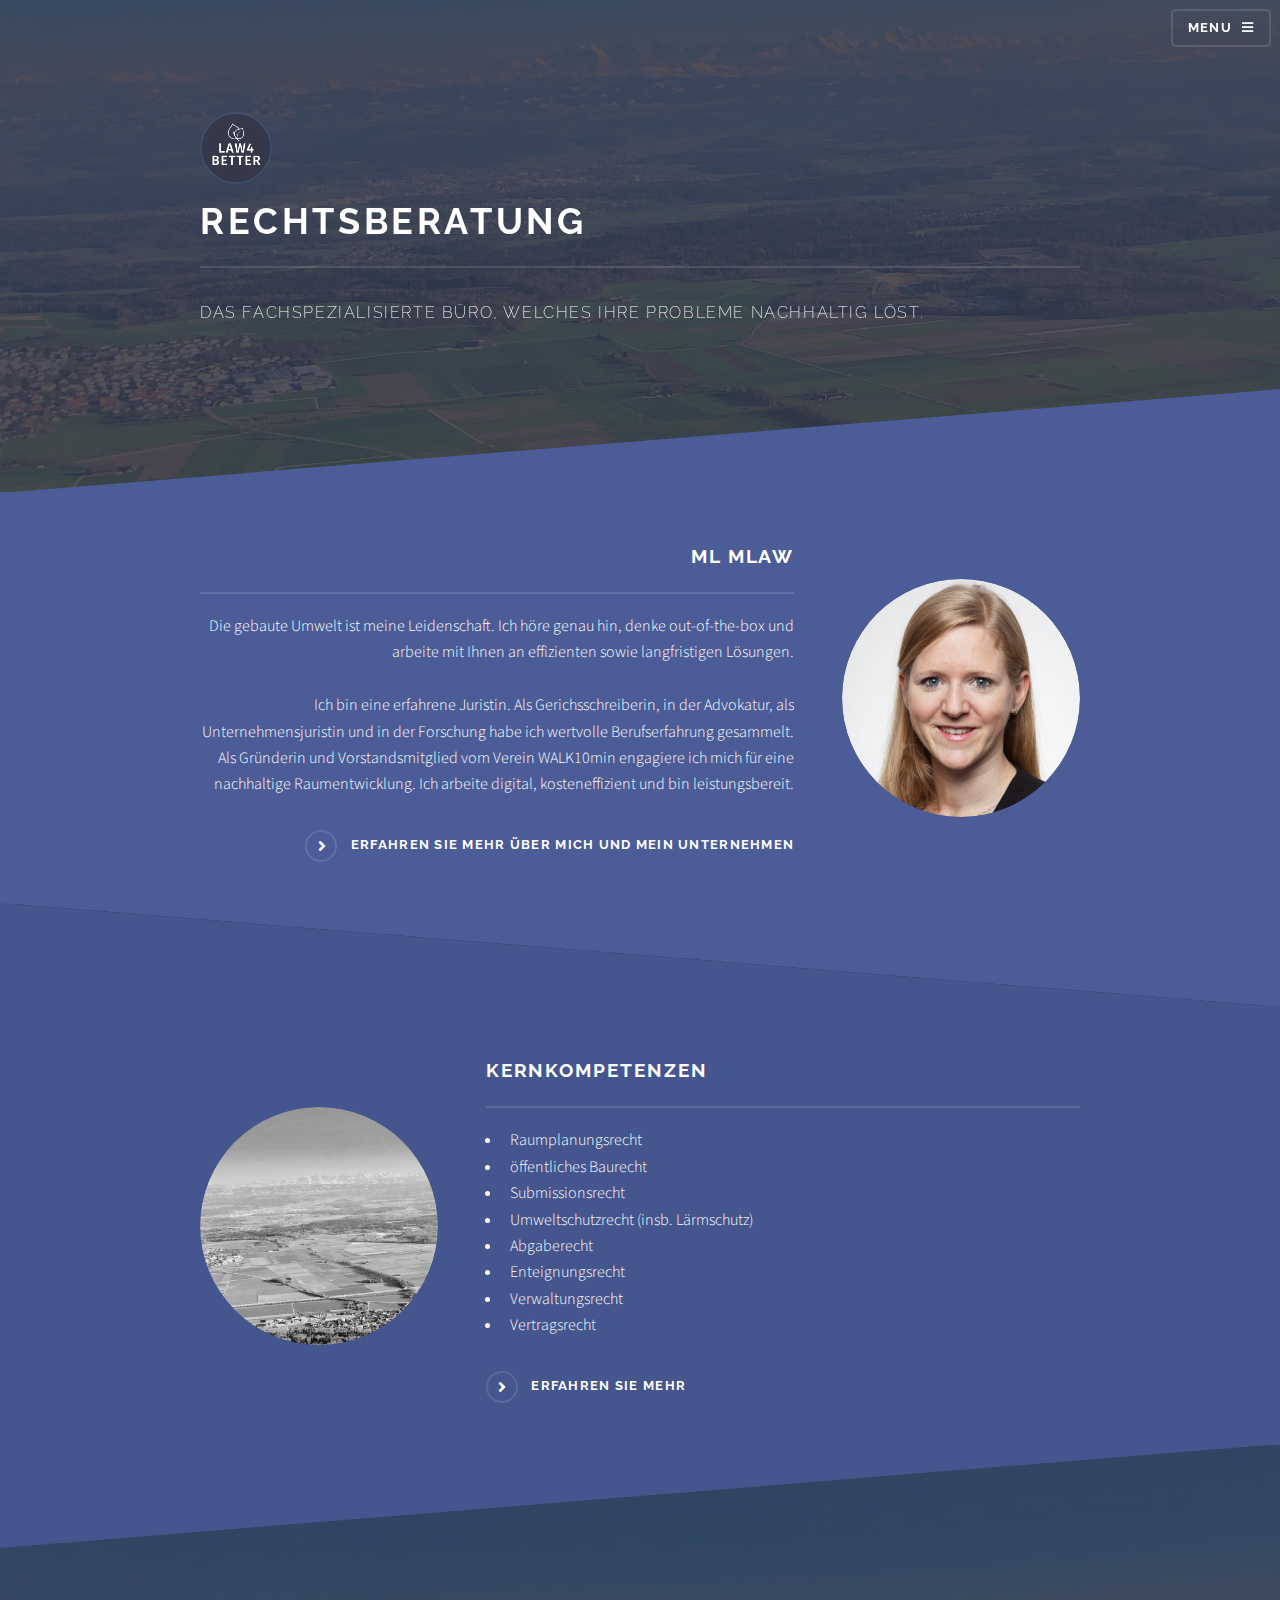
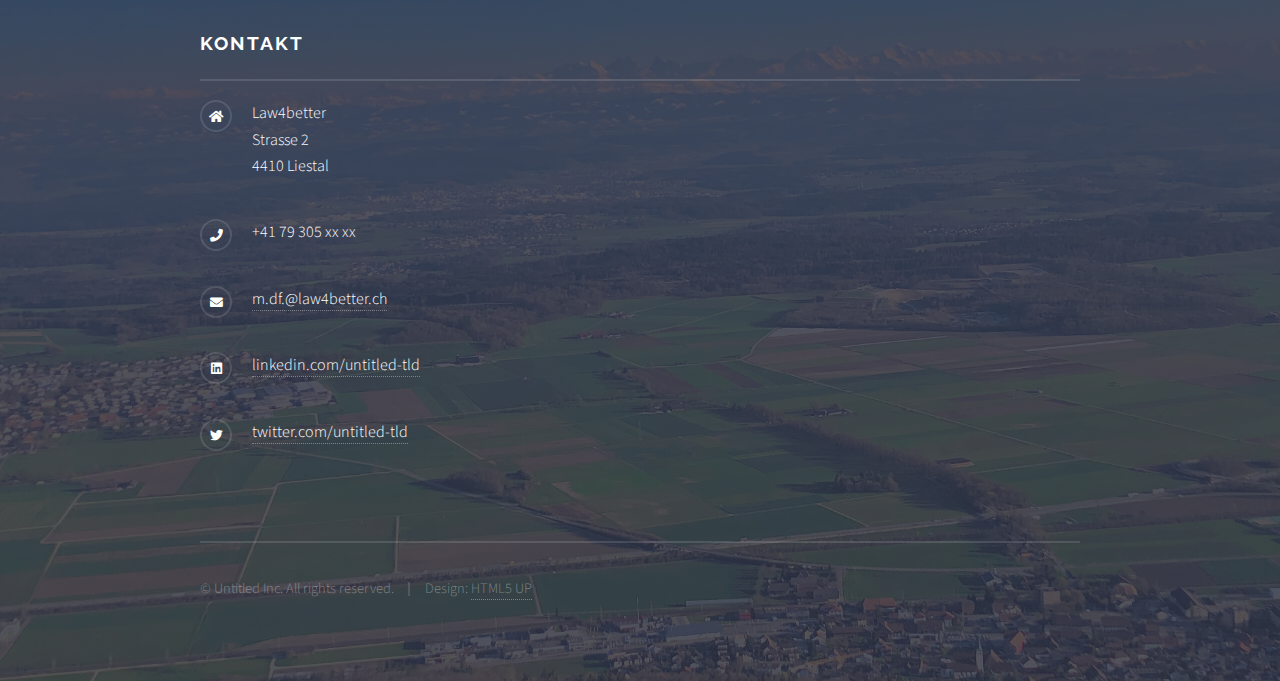
<file: index.html>
<!DOCTYPE HTML>
<!--
	Solid State by HTML5 UP
	html5up.net | @ajlkn
	Free for personal and commercial use under the CCA 3.0 license (html5up.net/license)
-->
<html prefix="og: http://mluedi.github.io/ns#">

</html>
	<head>
		<title>Law4Better</title>
		<meta property="og:image" content="http://mluedi.github.io/better_logo.png">
		<meta charset="utf-8" />
		<meta name="viewport" content="width=device-width, initial-scale=1, user-scalable=no" />
		<meta name="description" content="The Description">
		<link rel="stylesheet" href="assets/css/main.css" />
		<noscript><link rel="stylesheet" href="assets/css/noscript.css" /></noscript>
	</head>
	<body class="is-preload">

		<!-- Page Wrapper -->
			<div id="page-wrapper">

				<!-- Header -->
					<header id="header" class="alt">
						<h1><a href="index.html">Home</a></h1>
						<nav>
							<a href="#menu">Menu</a>
						</nav>
					</header>

				<!-- Menu -->
					<nav id="menu">
						<div class="inner">
							<h2>Menu</h2>
							<ul class="links">
								<li><a href="index.html">Home</a></li>
								<li><a href="dienstleistungen.html">Dienstleistungen</a></li>
								<li><a href="uebermich.html">Über mich</a></li>
								<li><a href="kontakt.html">Kontakt</a></li>
							</ul>
							<a href="#" class="close">Close</a>
						</div>
					</nav>

				<!-- Banner -->
					<section id="banner">
						<div class="inner">
							<span class="logo"> <img class="logo__img" src="images/better_logo.png" alt="this is your image"><span/>
							<h2>Rechtsberatung</h2>
							<p>Das fachspezialisierte Büro, welches Ihre Probleme nachhaltig löst.</a></p>
						</div>
					</section>

				<!-- Wrapper -->
					<section id="wrapper">

						<!-- One -->
							<section id="one" class="wrapper spotlight style1">
								<div class="inner">
									<a href="uebermich.html" class="image"><img src="images/pic01.jpg" alt="" /></a>
									<div class="content">
										<h2 class="major">ML MLaw</h2>
										<p>Die gebaute Umwelt ist meine Leidenschaft. Ich höre genau hin, denke out-of-the-box und arbeite mit Ihnen an effizienten sowie langfristigen Lösungen.<br />  <br /> 

											Ich bin eine erfahrene Juristin. Als Gerichsschreiberin, in der Advokatur, als Unternehmensjuristin und in der Forschung habe ich wertvolle Berufserfahrung gesammelt. Als Gründerin und Vorstandsmitglied vom Verein WALK10min engagiere ich mich für eine nachhaltige Raumentwicklung. Ich arbeite digital, kosteneffizient und bin leistungsbereit.</p>
										<a href="uebermich.html" class="special">Erfahren Sie mehr über mich und mein Unternehmen</a>
									</div>
								</div>
							</section>

						<!-- Two -->
							<section id="two" class="wrapper alt spotlight style2">
								<div class="inner">
									<a href="#" class="image"><img src="images/pic02.jpg" alt="" /></a>
									<div class="content">
										<h2 class="major">Kernkompetenzen</h2>
										<div class="row">
											<div class="col-6 col-12-medium">
												
												<ul>
													<li>Raumplanungsrecht</li>
													<li>öffentliches Baurecht</li>
													<li>Submissionsrecht</li>
													<li>Umweltschutzrecht (insb. Lärmschutz)</li>
													<li>Abgaberecht</li>
													<li>Enteignungsrecht</li>
													<li>Verwaltungsrecht</li>
													<li>Vertragsrecht</li>
												</ul>
											
											</div>
										</div>	
										<a href="dienstleistungen.html" class="special">Erfahren Sie mehr</a>
									</div>
								</div>
							</section>



						

				<!-- Footer -->
					<section id="footer">
						<div class="inner">
							<h2 class="major">Kontakt</h2>
							
							<ul class="contact">
								<li class="icon solid fa-home">
									Law4better<br />
									Strasse 2<br />
									4410 Liestal
								</li>
								<li class="icon solid fa-phone">+41 79 305 xx xx</li>
								<li class="icon solid fa-envelope"><a href="#">m.df.@law4better.ch</a></li>
								<li class="icon brands fa-linkedin"><a href="#">linkedin.com/untitled-tld</a></li>
								<li class="icon brands fa-twitter"><a href="#">twitter.com/untitled-tld</a></li>
							</ul>
							<ul class="copyright">
								<li>&copy; Untitled Inc. All rights reserved.</li><li>Design: <a href="http://html5up.net">HTML5 UP</a></li>
							</ul>
						</div>
					</section>

			</div>

		<!-- Scripts -->
			<script src="assets/js/jquery.min.js"></script>
			<script src="assets/js/jquery.scrollex.min.js"></script>
			<script src="assets/js/browser.min.js"></script>
			<script src="assets/js/breakpoints.min.js"></script>
			<script src="assets/js/util.js"></script>
			<script src="assets/js/main.js"></script>

	</body>
</html>
</file>
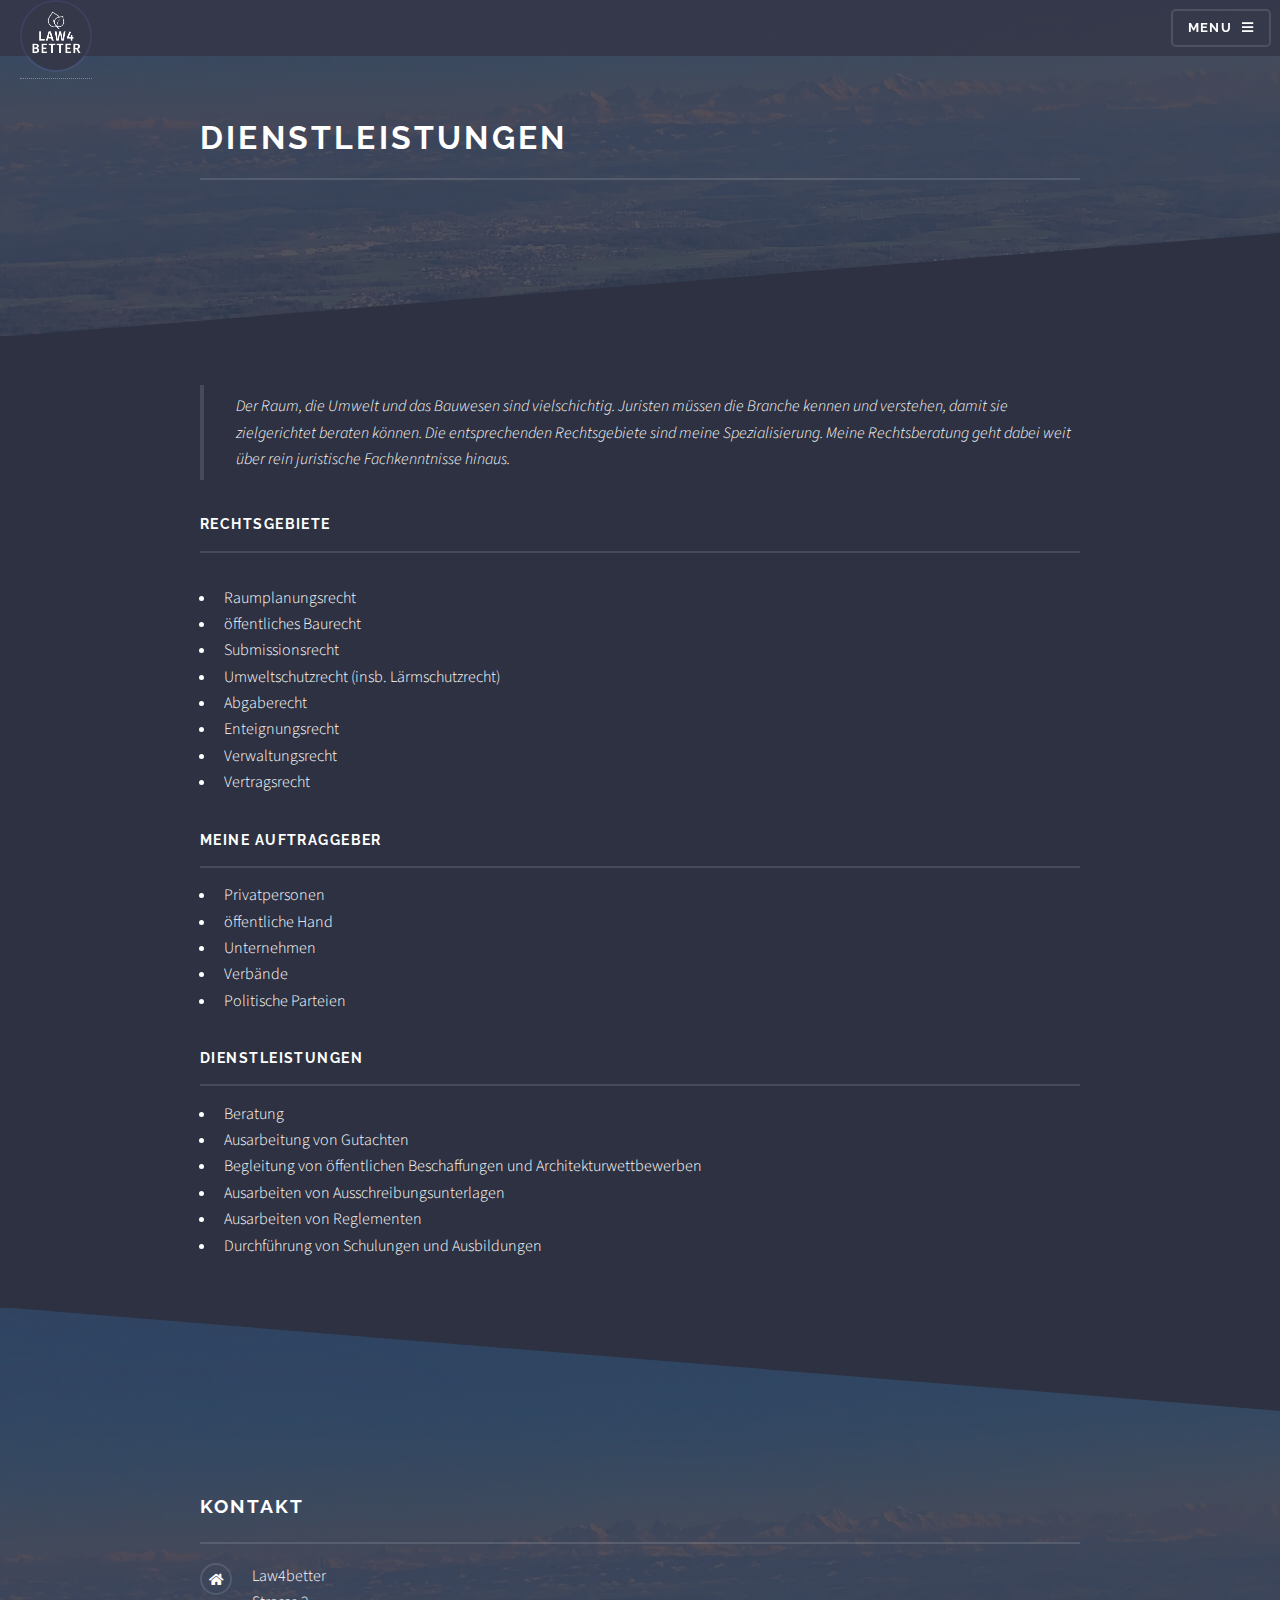
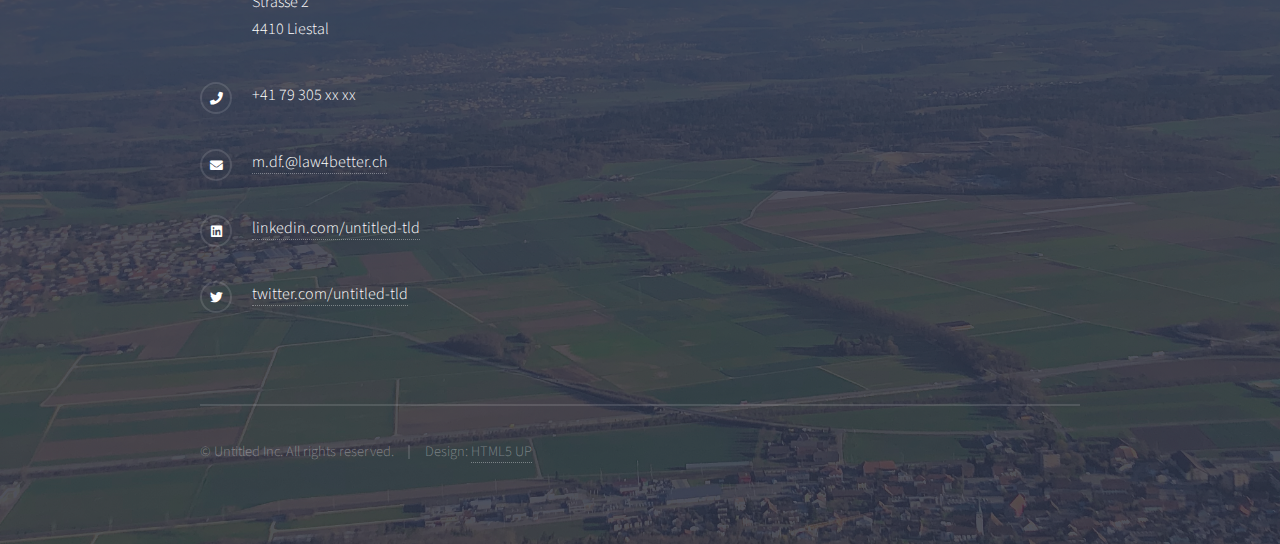
<file: dienstleistungen.html>
<!DOCTYPE HTML>
<!--
	Solid State by HTML5 UP
	html5up.net | @ajlkn
	Free for personal and commercial use under the CCA 3.0 license (html5up.net/license)
-->
<html>
	<head>
		<title>Dienstleistungen</title>
		<meta charset="utf-8" />
		<meta name="viewport" content="width=device-width, initial-scale=1, user-scalable=no" />
		<link rel="stylesheet" href="assets/css/main.css" />
		<noscript><link rel="stylesheet" href="assets/css/noscript.css" /></noscript>
	</head>
	<body class="is-preload">

		<!-- Page Wrapper -->
			<div id="page-wrapper">

				<!-- Header -->
					<header id="header">
						<div class="inner">
							<a href="index.html" class="logo">
							<span class="logo"> <img class="logo__img" src="images/better_logo.png" alt="this is your image"><span/>
							</a>
						</div>
				
						<nav>
							<a href="#menu">Menu</a>
						</nav>
					</header>

				<!-- Menu -->
					<nav id="menu">
						<div class="inner">
							<h2>Menu</h2>
							<ul class="links">
								<li><a href="index.html">Home</a></li>
								<li><a href="dienstleistungen.html">Dienstleistungen</a></li>
								<li><a href="uebermich.html">Über mich</a></li>
								<li><a href="kontakt.html">Kontakt</a></li>
							</ul>
							<a href="#" class="close">Close</a>
						</div>
					</nav>

				<!-- Wrapper -->
					<section id="wrapper">
						<header>
							<div class="inner">
								<h2>Dienstleistungen</h2>
								
							</div>
						</header>

						<!-- Content -->
							<div class="wrapper">
								<div class="inner">

									<blockquote>Der Raum, die Umwelt und das Bauwesen sind vielschichtig. Juristen müssen die Branche kennen und verstehen, damit sie zielgerichtet beraten können. Die entsprechenden Rechtsgebiete sind meine Spezialisierung. Meine Rechtsberatung geht dabei weit über rein juristische Fachkenntnisse hinaus.</blockquote>
									<h3 class="major">Rechtsgebiete</h3>
									<p> 
									<ul>
										<li>Raumplanungsrecht</li>
										<li>öffentliches Baurecht</li>
										<li>Submissionsrecht</li>
										<li>Umweltschutzrecht (insb. Lärmschutzrecht)</li>
										<li>Abgaberecht</li>
										<li>Enteignungsrecht</li>
										<li>Verwaltungsrecht</li>
										<li>Vertragsrecht</li>
									</ul>
									<h3 class="major">Meine Auftraggeber</h3>
									<ul>
										<li>Privatpersonen</li>
										<li>öffentliche Hand</li>
										<li>Unternehmen</li>
										<li>Verbände</li>
										<li>Politische Parteien</li>
									</ul>
									<h3 class="major">Dienstleistungen</h3>
									
									<ul>
										<li>Beratung</li>
										<li>Ausarbeitung von Gutachten</li>
										<li>Begleitung von öffentlichen Beschaffungen und Architekturwettbewerben</li>
										<li>Ausarbeiten von Ausschreibungsunterlagen</li>
										<li>Ausarbeiten von Reglementen</li>
										<li>Durchführung von Schulungen und Ausbildungen</li>
									</ul>
									

								</div>
							</div>

					</section>

				<!-- Footer -->
				<section id="footer">
					<div class="inner">
						<h2 class="major">Kontakt</h2>
						
						<ul class="contact">
							<li class="icon solid fa-home">
								Law4better<br />
								Strasse 2<br />
								4410 Liestal
							</li>
							<li class="icon solid fa-phone">+41 79 305 xx xx</li>
							<li class="icon solid fa-envelope"><a href="#">m.df.@law4better.ch</a></li>
							<li class="icon brands fa-linkedin"><a href="#">linkedin.com/untitled-tld</a></li>
							<li class="icon brands fa-twitter"><a href="#">twitter.com/untitled-tld</a></li>
						</ul>
						<ul class="copyright">
							<li>&copy; Untitled Inc. All rights reserved.</li><li>Design: <a href="http://html5up.net">HTML5 UP</a></li>
						</ul>
					</div>
				</section>

			</div>

		<!-- Scripts -->
			<script src="assets/js/jquery.min.js"></script>
			<script src="assets/js/jquery.scrollex.min.js"></script>
			<script src="assets/js/browser.min.js"></script>
			<script src="assets/js/breakpoints.min.js"></script>
			<script src="assets/js/util.js"></script>
			<script src="assets/js/main.js"></script>

	</body>
</html>
</file>
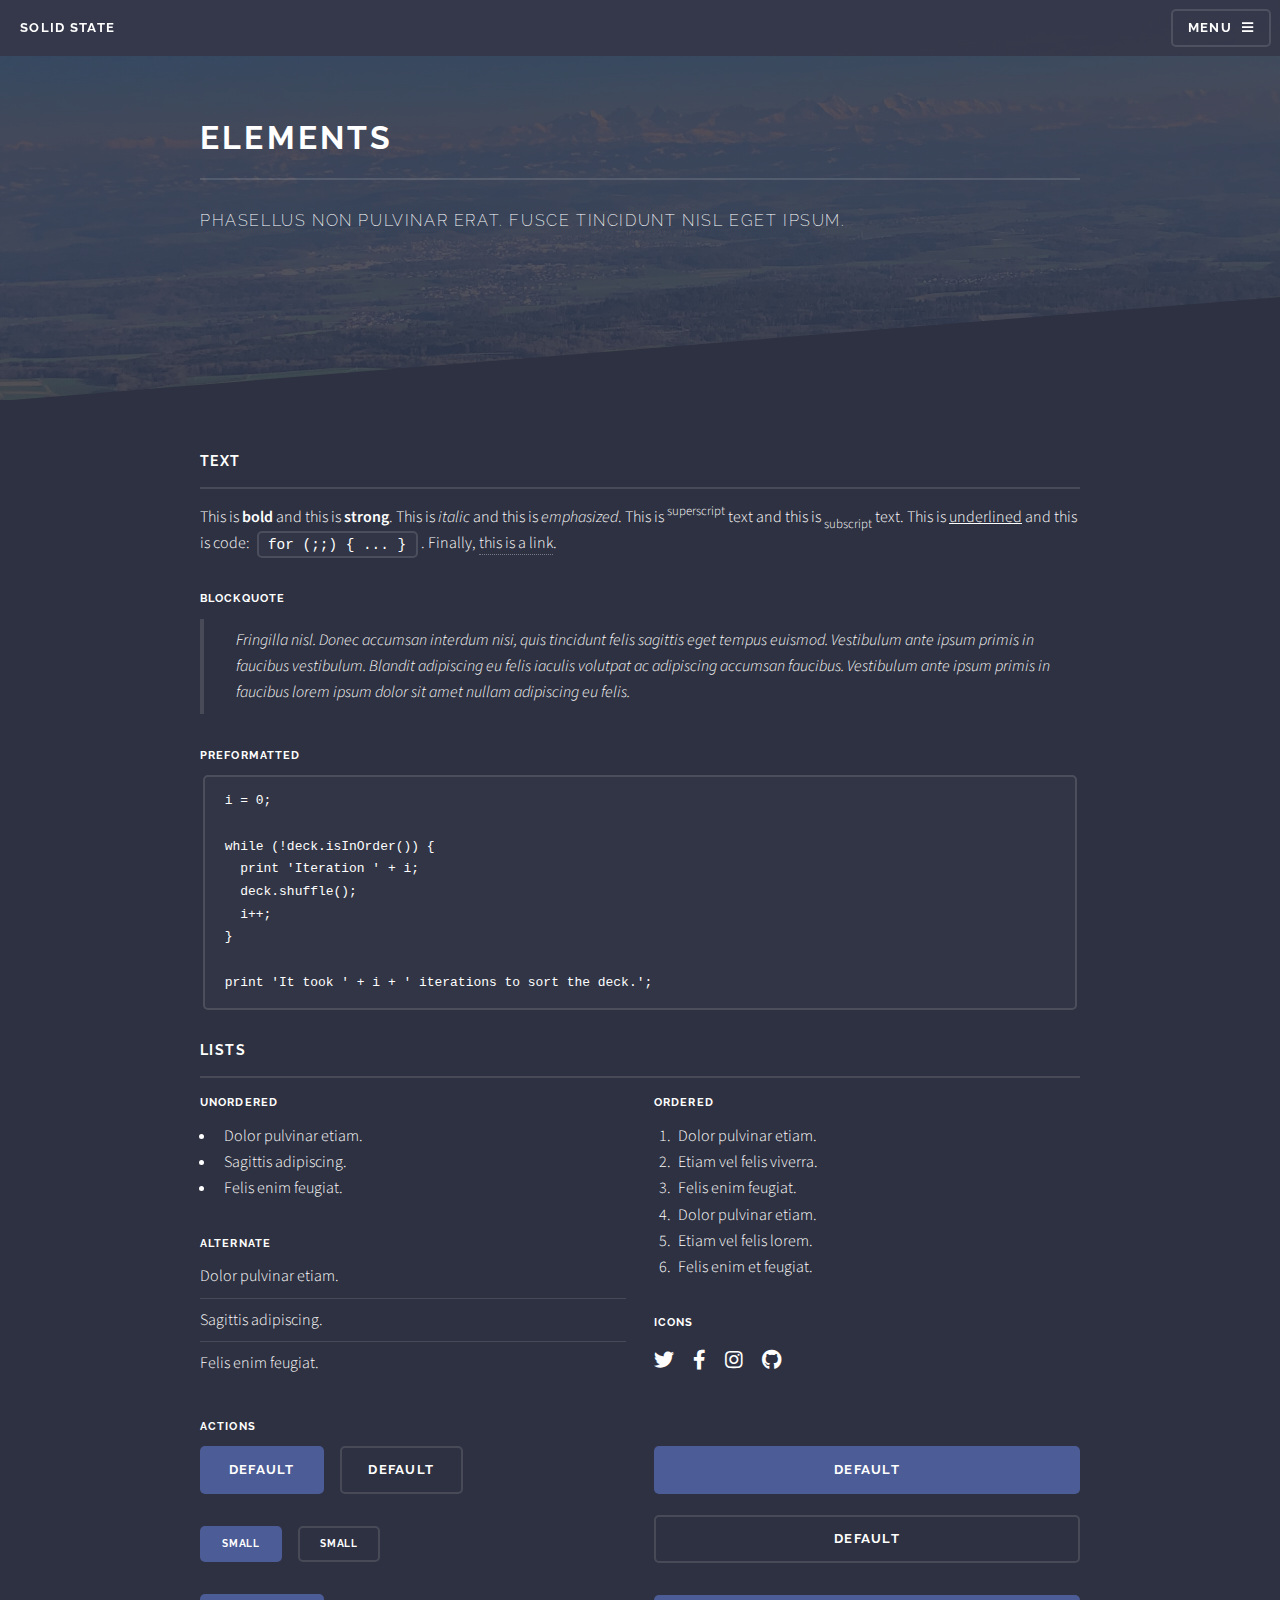
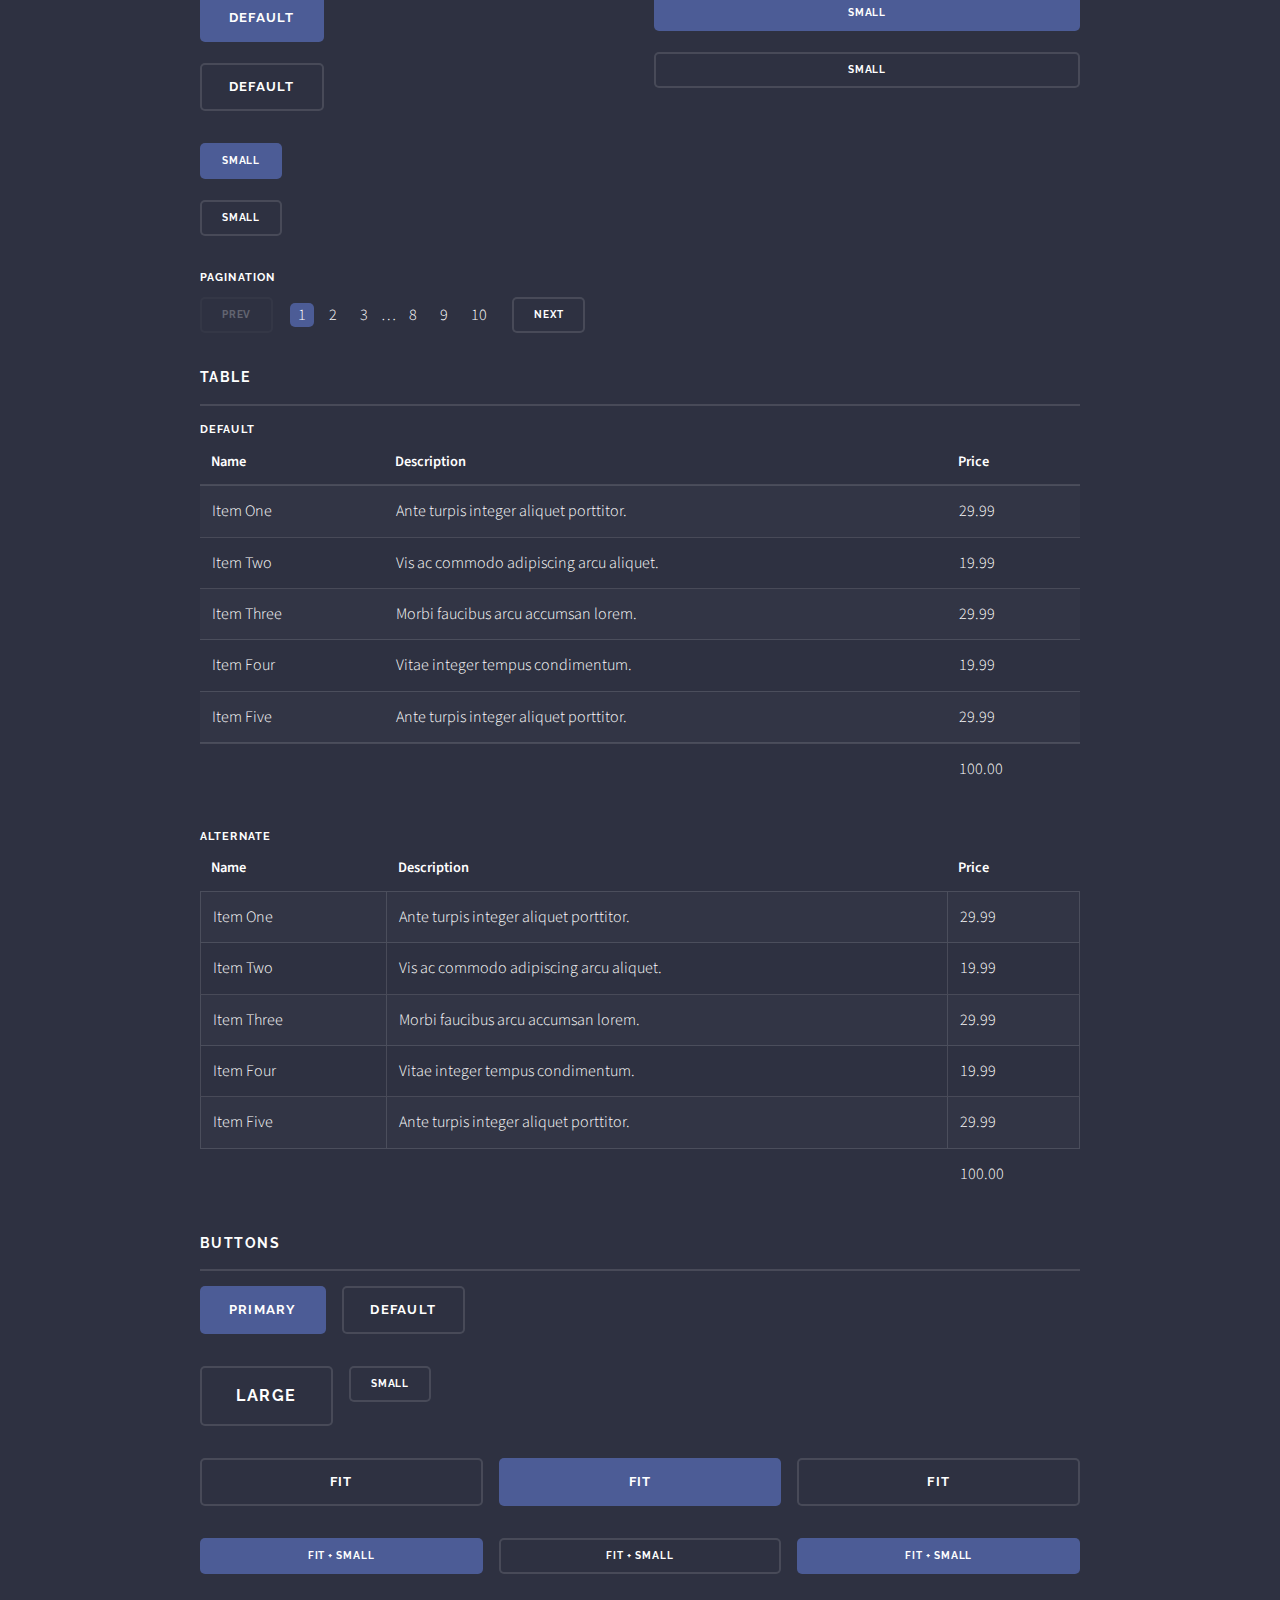
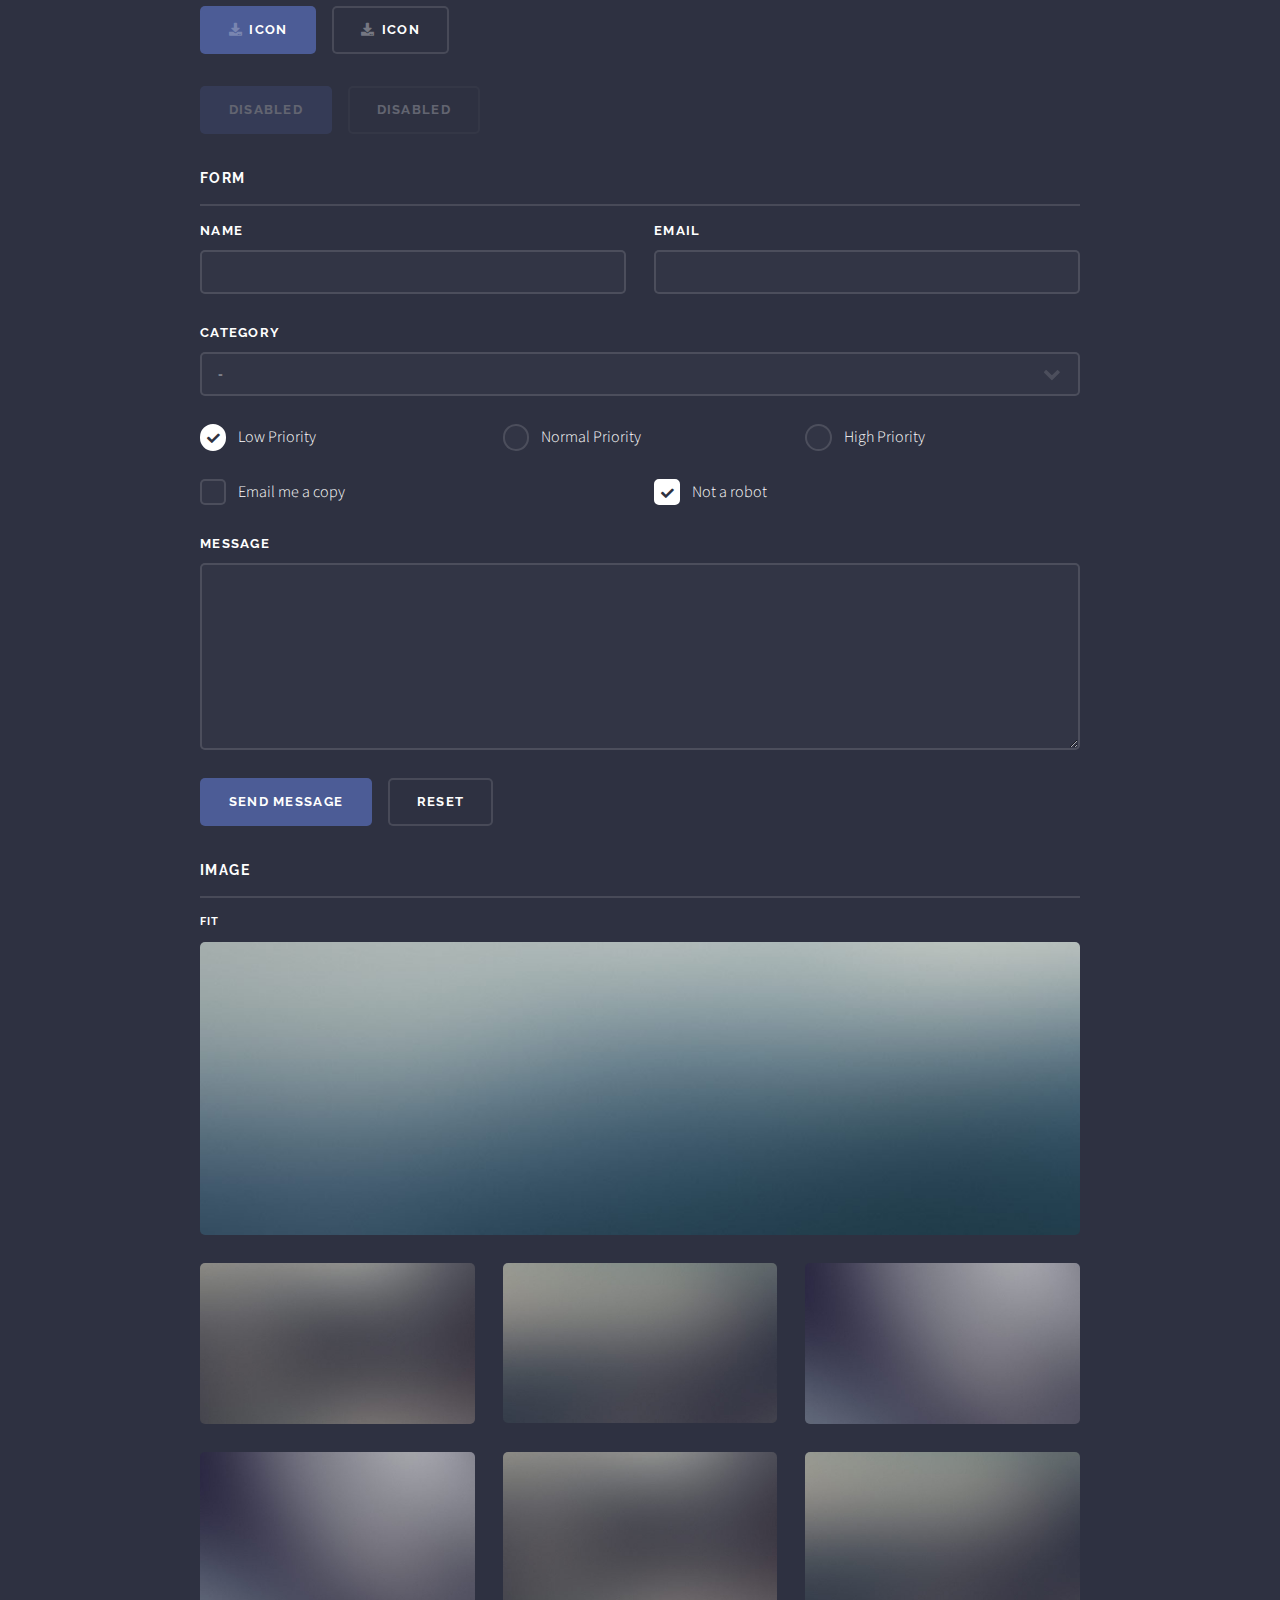
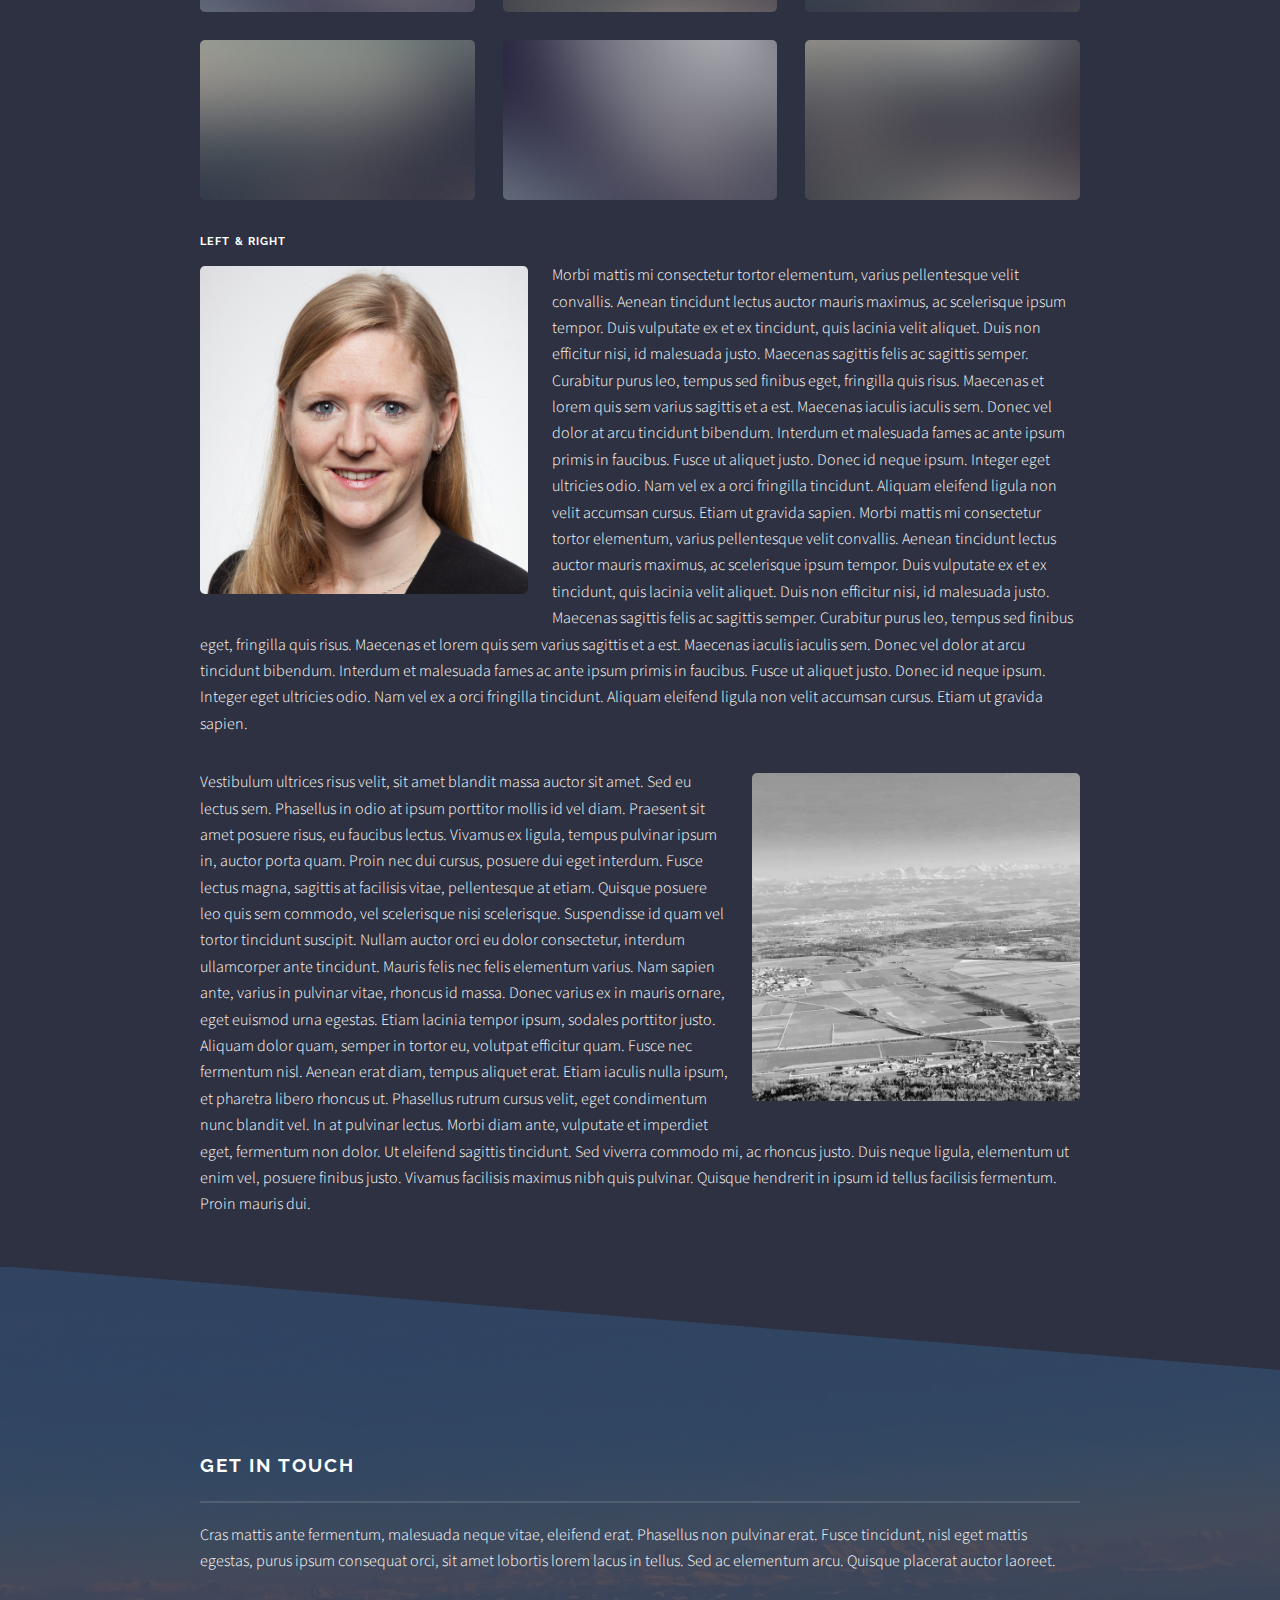
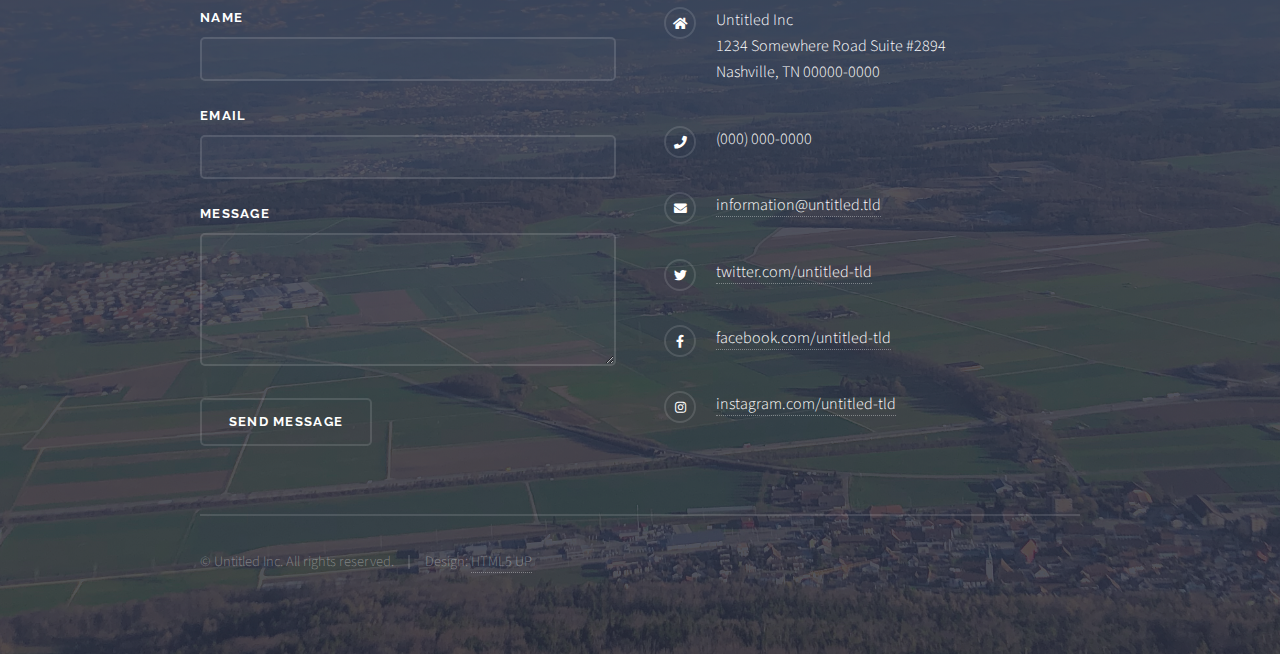
<file: elements.html>
<!DOCTYPE HTML>
<!--
	Solid State by HTML5 UP
	html5up.net | @ajlkn
	Free for personal and commercial use under the CCA 3.0 license (html5up.net/license)
-->
<html>
	<head>
		<title>Elements - Solid State by HTML5 UP</title>
		<meta charset="utf-8" />
		<meta name="viewport" content="width=device-width, initial-scale=1, user-scalable=no" />
		<link rel="stylesheet" href="assets/css/main.css" />
		<noscript><link rel="stylesheet" href="assets/css/noscript.css" /></noscript>
	</head>
	<body class="is-preload">

		<!-- Page Wrapper -->
			<div id="page-wrapper">

				<!-- Header -->
					<header id="header">
						<h1><a href="index.html">Solid State</a></h1>
						<nav>
							<a href="#menu">Menu</a>
						</nav>
					</header>

				<!-- Menu -->
					<nav id="menu">
						<div class="inner">
							<h2>Menu</h2>
							<ul class="links">
								<li><a href="index.html">Home</a></li>
								<li><a href="dienstleistungen.html">Dienstleistungen</a></li>
								<li><a href="uebermich.html">Über mich</a></li>
								<li><a href="elements.html">Kontakt</a></li>
							</ul>
							<a href="#" class="close">Close</a>
						</div>
					</nav>

				<!-- Wrapper -->
					<section id="wrapper">
						<header>
							<div class="inner">
								<h2>Elements</h2>
								<p>Phasellus non pulvinar erat. Fusce tincidunt nisl eget ipsum.</p>
							</div>
						</header>

						<!-- Content -->
							<div class="wrapper">
								<div class="inner">

									<section>
										<h3 class="major">Text</h3>
										<p>This is <b>bold</b> and this is <strong>strong</strong>. This is <i>italic</i> and this is <em>emphasized</em>.
										This is <sup>superscript</sup> text and this is <sub>subscript</sub> text.
										This is <u>underlined</u> and this is code: <code>for (;;) { ... }</code>. Finally, <a href="#">this is a link</a>.</p>
										<h4>Blockquote</h4>
										<blockquote>Fringilla nisl. Donec accumsan interdum nisi, quis tincidunt felis sagittis eget tempus euismod. Vestibulum ante ipsum primis in faucibus vestibulum. Blandit adipiscing eu felis iaculis volutpat ac adipiscing accumsan faucibus. Vestibulum ante ipsum primis in faucibus lorem ipsum dolor sit amet nullam adipiscing eu felis.</blockquote>
										<h4>Preformatted</h4>
										<pre><code>i = 0;

while (!deck.isInOrder()) {
  print 'Iteration ' + i;
  deck.shuffle();
  i++;
}

print 'It took ' + i + ' iterations to sort the deck.';</code></pre>
									</section>

									<section>
										<h3 class="major">Lists</h3>
										<div class="row">
											<div class="col-6 col-12-medium">
												<h4>Unordered</h4>
												<ul>
													<li>Dolor pulvinar etiam.</li>
													<li>Sagittis adipiscing.</li>
													<li>Felis enim feugiat.</li>
												</ul>
												<h4>Alternate</h4>
												<ul class="alt">
													<li>Dolor pulvinar etiam.</li>
													<li>Sagittis adipiscing.</li>
													<li>Felis enim feugiat.</li>
												</ul>
											</div>
											<div class="col-6 col-12-medium">
												<h4>Ordered</h4>
												<ol>
													<li>Dolor pulvinar etiam.</li>
													<li>Etiam vel felis viverra.</li>
													<li>Felis enim feugiat.</li>
													<li>Dolor pulvinar etiam.</li>
													<li>Etiam vel felis lorem.</li>
													<li>Felis enim et feugiat.</li>
												</ol>
												<h4>Icons</h4>
												<ul class="icons">
													<li><a href="#" class="icon brands fa-twitter"><span class="label">Twitter</span></a></li>
													<li><a href="#" class="icon brands fa-facebook-f"><span class="label">Facebook</span></a></li>
													<li><a href="#" class="icon brands fa-instagram"><span class="label">Instagram</span></a></li>
													<li><a href="#" class="icon brands fa-github"><span class="label">Github</span></a></li>
												</ul>
											</div>
										</div>
										<h4>Actions</h4>
										<div class="row">
											<div class="col-6 col-12-medium">
												<ul class="actions">
													<li><a href="#" class="button primary">Default</a></li>
													<li><a href="#" class="button">Default</a></li>
												</ul>
												<ul class="actions small">
													<li><a href="#" class="button primary small">Small</a></li>
													<li><a href="#" class="button small">Small</a></li>
												</ul>
												<ul class="actions stacked">
													<li><a href="#" class="button primary">Default</a></li>
													<li><a href="#" class="button">Default</a></li>
												</ul>
												<ul class="actions stacked small">
													<li><a href="#" class="button primary small">Small</a></li>
													<li><a href="#" class="button small">Small</a></li>
												</ul>
											</div>
											<div class="col-6 col-12-medium">
												<ul class="actions stacked">
													<li><a href="#" class="button primary fit">Default</a></li>
													<li><a href="#" class="button fit">Default</a></li>
												</ul>
												<ul class="actions stacked small">
													<li><a href="#" class="button primary small fit">Small</a></li>
													<li><a href="#" class="button small fit">Small</a></li>
												</ul>
											</div>
										</div>
										<h4>Pagination</h4>
										<ul class="pagination">
											<li><span class="button small disabled">Prev</span></li>
											<li><a href="#" class="page active">1</a></li>
											<li><a href="#" class="page">2</a></li>
											<li><a href="#" class="page">3</a></li>
											<li><span>&hellip;</span></li>
											<li><a href="#" class="page">8</a></li>
											<li><a href="#" class="page">9</a></li>
											<li><a href="#" class="page">10</a></li>
											<li><a href="#" class="button small">Next</a></li>
										</ul>
									</section>

									<section>
										<h3 class="major">Table</h3>
										<h4>Default</h4>
										<div class="table-wrapper">
											<table>
												<thead>
													<tr>
														<th>Name</th>
														<th>Description</th>
														<th>Price</th>
													</tr>
												</thead>
												<tbody>
													<tr>
														<td>Item One</td>
														<td>Ante turpis integer aliquet porttitor.</td>
														<td>29.99</td>
													</tr>
													<tr>
														<td>Item Two</td>
														<td>Vis ac commodo adipiscing arcu aliquet.</td>
														<td>19.99</td>
													</tr>
													<tr>
														<td>Item Three</td>
														<td> Morbi faucibus arcu accumsan lorem.</td>
														<td>29.99</td>
													</tr>
													<tr>
														<td>Item Four</td>
														<td>Vitae integer tempus condimentum.</td>
														<td>19.99</td>
													</tr>
													<tr>
														<td>Item Five</td>
														<td>Ante turpis integer aliquet porttitor.</td>
														<td>29.99</td>
													</tr>
												</tbody>
												<tfoot>
													<tr>
														<td colspan="2"></td>
														<td>100.00</td>
													</tr>
												</tfoot>
											</table>
										</div>

										<h4>Alternate</h4>
										<div class="table-wrapper">
											<table class="alt">
												<thead>
													<tr>
														<th>Name</th>
														<th>Description</th>
														<th>Price</th>
													</tr>
												</thead>
												<tbody>
													<tr>
														<td>Item One</td>
														<td>Ante turpis integer aliquet porttitor.</td>
														<td>29.99</td>
													</tr>
													<tr>
														<td>Item Two</td>
														<td>Vis ac commodo adipiscing arcu aliquet.</td>
														<td>19.99</td>
													</tr>
													<tr>
														<td>Item Three</td>
														<td> Morbi faucibus arcu accumsan lorem.</td>
														<td>29.99</td>
													</tr>
													<tr>
														<td>Item Four</td>
														<td>Vitae integer tempus condimentum.</td>
														<td>19.99</td>
													</tr>
													<tr>
														<td>Item Five</td>
														<td>Ante turpis integer aliquet porttitor.</td>
														<td>29.99</td>
													</tr>
												</tbody>
												<tfoot>
													<tr>
														<td colspan="2"></td>
														<td>100.00</td>
													</tr>
												</tfoot>
											</table>
										</div>
									</section>

									<section>
										<h3 class="major">Buttons</h3>
										<ul class="actions">
											<li><a href="#" class="button primary">Primary</a></li>
											<li><a href="#" class="button">Default</a></li>
										</ul>
										<ul class="actions">
											<li><a href="#" class="button large">Large</a></li>
											<li><a href="#" class="button small">Small</a></li>
										</ul>
										<ul class="actions fit">
											<li><a href="#" class="button fit">Fit</a></li>
											<li><a href="#" class="button primary fit">Fit</a></li>
											<li><a href="#" class="button fit">Fit</a></li>
										</ul>
										<ul class="actions fit small">
											<li><a href="#" class="button primary fit small">Fit + Small</a></li>
											<li><a href="#" class="button fit small">Fit + Small</a></li>
											<li><a href="#" class="button primary fit small">Fit + Small</a></li>
										</ul>
										<ul class="actions">
											<li><a href="#" class="button primary icon solid fa-download">Icon</a></li>
											<li><a href="#" class="button icon solid fa-download">Icon</a></li>
										</ul>
										<ul class="actions">
											<li><span class="button primary disabled">Disabled</span></li>
											<li><span class="button disabled">Disabled</span></li>
										</ul>
									</section>

									<section>
										<h3 class="major">Form</h3>
										<form method="post" action="#">
											<div class="row gtr-uniform">
												<div class="col-6 col-12-xsmall">
													<label for="demo-name">Name</label>
													<input type="text" name="demo-name" id="demo-name" value="" />
												</div>
												<div class="col-6 col-12-xsmall">
													<label for="demo-email">Email</label>
													<input type="email" name="demo-email" id="demo-email" value="" />
												</div>
												<div class="col-12">
													<label for="demo-category">Category</label>
													<select name="demo-category" id="demo-category">
														<option value="">-</option>
														<option value="1">Manufacturing</option>
														<option value="1">Shipping</option>
														<option value="1">Administration</option>
														<option value="1">Human Resources</option>
													</select>
												</div>
												<div class="col-4 col-12-small">
													<input type="radio" id="demo-priority-low" name="demo-priority" checked>
													<label for="demo-priority-low">Low Priority</label>
												</div>
												<div class="col-4 col-12-small">
													<input type="radio" id="demo-priority-normal" name="demo-priority">
													<label for="demo-priority-normal">Normal Priority</label>
												</div>
												<div class="col-4 col-12-small">
													<input type="radio" id="demo-priority-high" name="demo-priority">
													<label for="demo-priority-high">High Priority</label>
												</div>
												<div class="col-6 col-12-small">
													<input type="checkbox" id="demo-copy" name="demo-copy">
													<label for="demo-copy">Email me a copy</label>
												</div>
												<div class="col-6 col-12-small">
													<input type="checkbox" id="demo-human" name="demo-human" checked>
													<label for="demo-human">Not a robot</label>
												</div>
												<div class="col-12">
													<label for="demo-message">Message</label>
													<textarea name="demo-message" id="demo-message" rows="6"></textarea>
												</div>
												<div class="col-12">
													<ul class="actions">
														<li><input type="submit" value="Send Message" class="primary" /></li>
														<li><input type="reset" value="Reset" /></li>
													</ul>
												</div>
											</div>
										</form>
									</section>

									<section>
										<h3 class="major">Image</h3>
										<h4>Fit</h4>
										<div class="box alt">
											<div class="row gtr-uniform">
												<div class="col-12"><span class="image fit"><img src="images/pic08.jpg" alt="" /></span></div>
												<div class="col-4"><span class="image fit"><img src="images/pic05.jpg" alt="" /></span></div>
												<div class="col-4"><span class="image fit"><img src="images/pic06.jpg" alt="" /></span></div>
												<div class="col-4"><span class="image fit"><img src="images/pic07.jpg" alt="" /></span></div>
												<div class="col-4"><span class="image fit"><img src="images/pic07.jpg" alt="" /></span></div>
												<div class="col-4"><span class="image fit"><img src="images/pic05.jpg" alt="" /></span></div>
												<div class="col-4"><span class="image fit"><img src="images/pic06.jpg" alt="" /></span></div>
												<div class="col-4"><span class="image fit"><img src="images/pic06.jpg" alt="" /></span></div>
												<div class="col-4"><span class="image fit"><img src="images/pic07.jpg" alt="" /></span></div>
												<div class="col-4"><span class="image fit"><img src="images/pic05.jpg" alt="" /></span></div>
											</div>
										</div>
										<h4>Left &amp; Right</h4>
										<p><span class="image left"><img src="images/pic01.jpg" alt="" /></span>Morbi mattis mi consectetur tortor elementum, varius pellentesque velit convallis. Aenean tincidunt lectus auctor mauris maximus, ac scelerisque ipsum tempor. Duis vulputate ex et ex tincidunt, quis lacinia velit aliquet. Duis non efficitur nisi, id malesuada justo. Maecenas sagittis felis ac sagittis semper. Curabitur purus leo, tempus sed finibus eget, fringilla quis risus. Maecenas et lorem quis sem varius sagittis et a est. Maecenas iaculis iaculis sem. Donec vel dolor at arcu tincidunt bibendum. Interdum et malesuada fames ac ante ipsum primis in faucibus. Fusce ut aliquet justo. Donec id neque ipsum. Integer eget ultricies odio. Nam vel ex a orci fringilla tincidunt. Aliquam eleifend ligula non velit accumsan cursus. Etiam ut gravida sapien. Morbi mattis mi consectetur tortor elementum, varius pellentesque velit convallis. Aenean tincidunt lectus auctor mauris maximus, ac scelerisque ipsum tempor. Duis vulputate ex et ex tincidunt, quis lacinia velit aliquet. Duis non efficitur nisi, id malesuada justo. Maecenas sagittis felis ac sagittis semper. Curabitur purus leo, tempus sed finibus eget, fringilla quis risus. Maecenas et lorem quis sem varius sagittis et a est. Maecenas iaculis iaculis sem. Donec vel dolor at arcu tincidunt bibendum. Interdum et malesuada fames ac ante ipsum primis in faucibus. Fusce ut aliquet justo. Donec id neque ipsum. Integer eget ultricies odio. Nam vel ex a orci fringilla tincidunt. Aliquam eleifend ligula non velit accumsan cursus. Etiam ut gravida sapien.</p>
										<p><span class="image right"><img src="images/pic02.jpg" alt="" /></span>Vestibulum ultrices risus velit, sit amet blandit massa auctor sit amet. Sed eu lectus sem. Phasellus in odio at ipsum porttitor mollis id vel diam. Praesent sit amet posuere risus, eu faucibus lectus. Vivamus ex ligula, tempus pulvinar ipsum in, auctor porta quam. Proin nec dui cursus, posuere dui eget interdum. Fusce lectus magna, sagittis at facilisis vitae, pellentesque at etiam. Quisque posuere leo quis sem commodo, vel scelerisque nisi scelerisque. Suspendisse id quam vel tortor tincidunt suscipit. Nullam auctor orci eu dolor consectetur, interdum ullamcorper ante tincidunt. Mauris felis nec felis elementum varius. Nam sapien ante, varius in pulvinar vitae, rhoncus id massa. Donec varius ex in mauris ornare, eget euismod urna egestas. Etiam lacinia tempor ipsum, sodales porttitor justo. Aliquam dolor quam, semper in tortor eu, volutpat efficitur quam. Fusce nec fermentum nisl. Aenean erat diam, tempus aliquet erat. Etiam iaculis nulla ipsum, et pharetra libero rhoncus ut. Phasellus rutrum cursus velit, eget condimentum nunc blandit vel. In at pulvinar lectus. Morbi diam ante, vulputate et imperdiet eget, fermentum non dolor. Ut eleifend sagittis tincidunt. Sed viverra commodo mi, ac rhoncus justo. Duis neque ligula, elementum ut enim vel, posuere finibus justo. Vivamus facilisis maximus nibh quis pulvinar. Quisque hendrerit in ipsum id tellus facilisis fermentum. Proin mauris dui.</p>
									</section>

								</div>
							</div>

					</section>

				<!-- Footer -->
					<section id="footer">
						<div class="inner">
							<h2 class="major">Get in touch</h2>
							<p>Cras mattis ante fermentum, malesuada neque vitae, eleifend erat. Phasellus non pulvinar erat. Fusce tincidunt, nisl eget mattis egestas, purus ipsum consequat orci, sit amet lobortis lorem lacus in tellus. Sed ac elementum arcu. Quisque placerat auctor laoreet.</p>
							<form method="post" action="#">
								<div class="fields">
									<div class="field">
										<label for="name">Name</label>
										<input type="text" name="name" id="name" />
									</div>
									<div class="field">
										<label for="email">Email</label>
										<input type="email" name="email" id="email" />
									</div>
									<div class="field">
										<label for="message">Message</label>
										<textarea name="message" id="message" rows="4"></textarea>
									</div>
								</div>
								<ul class="actions">
									<li><input type="submit" value="Send Message" /></li>
								</ul>
							</form>
							<ul class="contact">
								<li class="icon solid fa-home">
									Untitled Inc<br />
									1234 Somewhere Road Suite #2894<br />
									Nashville, TN 00000-0000
								</li>
								<li class="icon solid fa-phone">(000) 000-0000</li>
								<li class="icon solid fa-envelope"><a href="#">information@untitled.tld</a></li>
								<li class="icon brands fa-twitter"><a href="#">twitter.com/untitled-tld</a></li>
								<li class="icon brands fa-facebook-f"><a href="#">facebook.com/untitled-tld</a></li>
								<li class="icon brands fa-instagram"><a href="#">instagram.com/untitled-tld</a></li>
							</ul>
							<ul class="copyright">
								<li>&copy; Untitled Inc. All rights reserved.</li><li>Design: <a href="http://html5up.net">HTML5 UP</a></li>
							</ul>
						</div>
					</section>

			</div>

		<!-- Scripts -->
			<script src="assets/js/jquery.min.js"></script>
			<script src="assets/js/jquery.scrollex.min.js"></script>
			<script src="assets/js/browser.min.js"></script>
			<script src="assets/js/breakpoints.min.js"></script>
			<script src="assets/js/util.js"></script>
			<script src="assets/js/main.js"></script>

	</body>
</html>
</file>
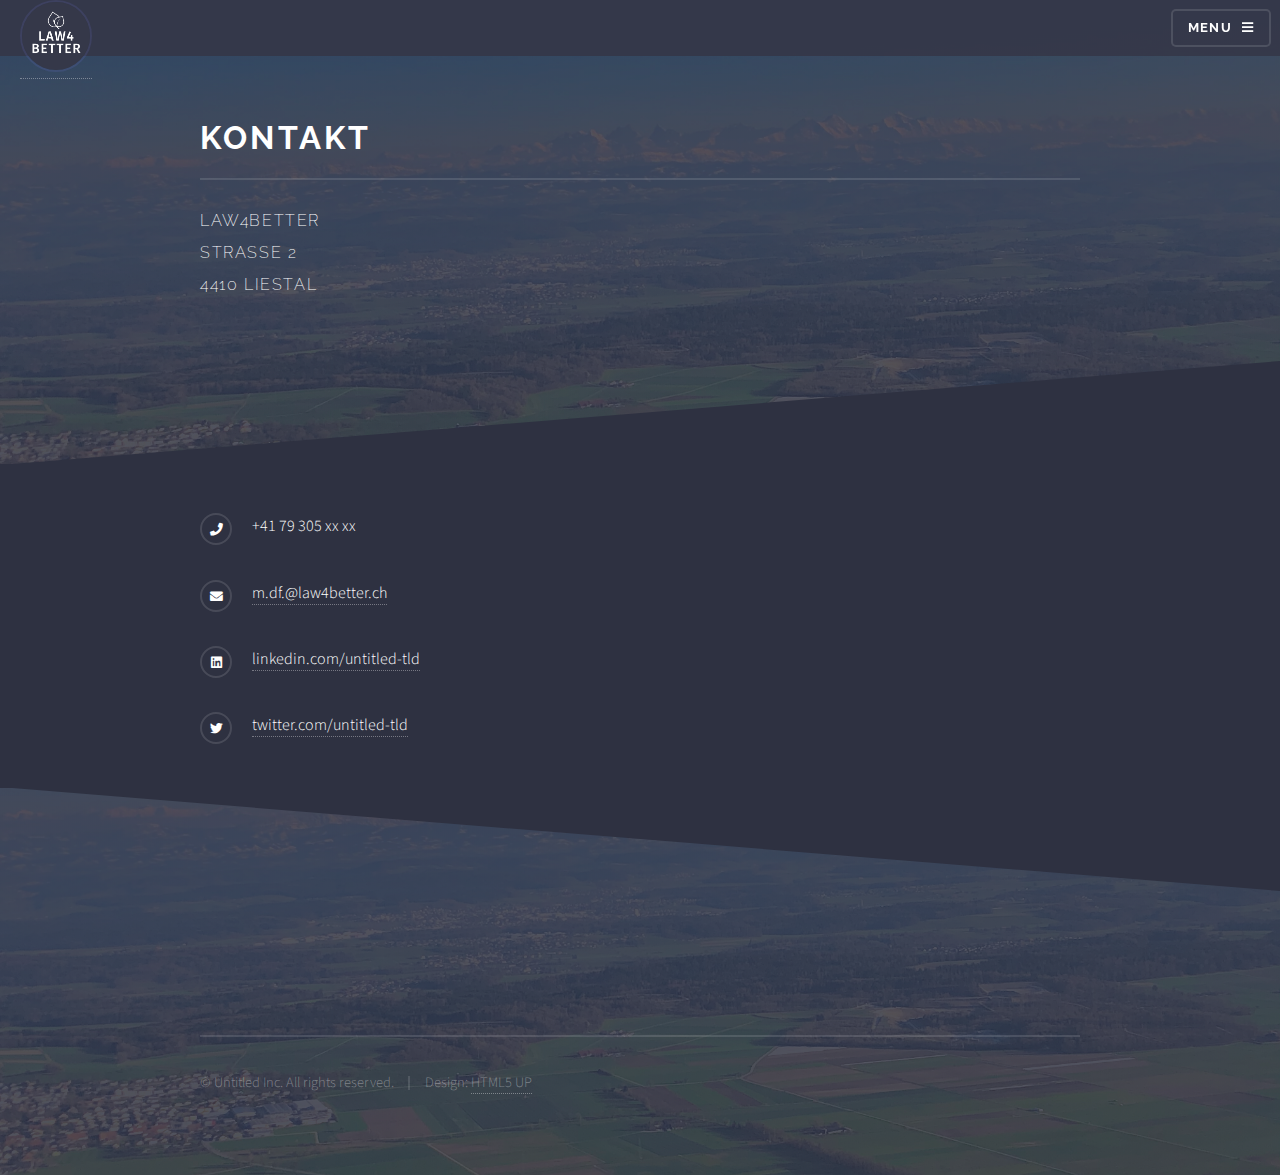
<file: kontakt.html>
<!DOCTYPE HTML>
<!--
	Solid State by HTML5 UP
	html5up.net | @ajlkn
	Free for personal and commercial use under the CCA 3.0 license (html5up.net/license)
-->
<html>
	<head>
		<title>Kontakt</title>
		<meta charset="utf-8" />
		<meta name="viewport" content="width=device-width, initial-scale=1, user-scalable=no" />
		<link rel="stylesheet" href="assets/css/main.css" />
		<noscript><link rel="stylesheet" href="assets/css/noscript.css" /></noscript>
	</head>
	<body class="is-preload">

		<!-- Page Wrapper -->
			<div id="page-wrapper">

				<!-- Header -->
				<header id="header">
					<div class="inner">
						<a href="index.html" class="logo">
						<span class="logo"> <img class="logo__img" src="images/better_logo.png" alt="this is your image"><span/>
						</a>
					</div>
						<nav>
							<a href="#menu">Menu</a>
						</nav>
					</header>

				<!-- Menu -->
					<nav id="menu">
						<div class="inner">
							<h2>Menu</h2>
							<ul class="links">
								<li><a href="index.html">Home</a></li>
								<li><a href="dienstleistungen.html">Dienstleistungen</a></li>
								<li><a href="uebermich.html">Über mich</a></li>
								<li><a href="kontakt.html">Kontakt</a></li>
							</ul>
							<a href="#" class="close">Close</a>
						</div>
					</nav>

				<!-- Wrapper -->
					<section id="wrapper">
						<header>
							<div class="inner">
								<h2>Kontakt</h2>
								<p>Law4better<br />
									Strasse 2<br />
									4410 Liestal</p>
								
							</div>
						</header>

						<!-- Content -->
							<div class="wrapper">
								<div class="inner">
									
							
							<ul class="contact">
								<li class="icon solid fa-phone">+41 79 305 xx xx</li>
								<li class="icon solid fa-envelope"><a href="#">m.df.@law4better.ch</a></li>
								<li class="icon brands fa-linkedin"><a href="#">linkedin.com/untitled-tld</a></li>
								<li class="icon brands fa-twitter"><a href="#">twitter.com/untitled-tld</a></li>
							</ul>
								
								
									

								</div>
							</div>

					</section>

				<!-- Footer -->
				<section id="footer">
					<div class="inner">
					
						<ul class="copyright">
							<li>&copy; Untitled Inc. All rights reserved.</li><li>Design: <a href="http://html5up.net">HTML5 UP</a></li>
						</ul>
					</div>
				</section>

			</div>

		<!-- Scripts -->
			<script src="assets/js/jquery.min.js"></script>
			<script src="assets/js/jquery.scrollex.min.js"></script>
			<script src="assets/js/browser.min.js"></script>
			<script src="assets/js/breakpoints.min.js"></script>
			<script src="assets/js/util.js"></script>
			<script src="assets/js/main.js"></script>

	</body>
</html>
</file>
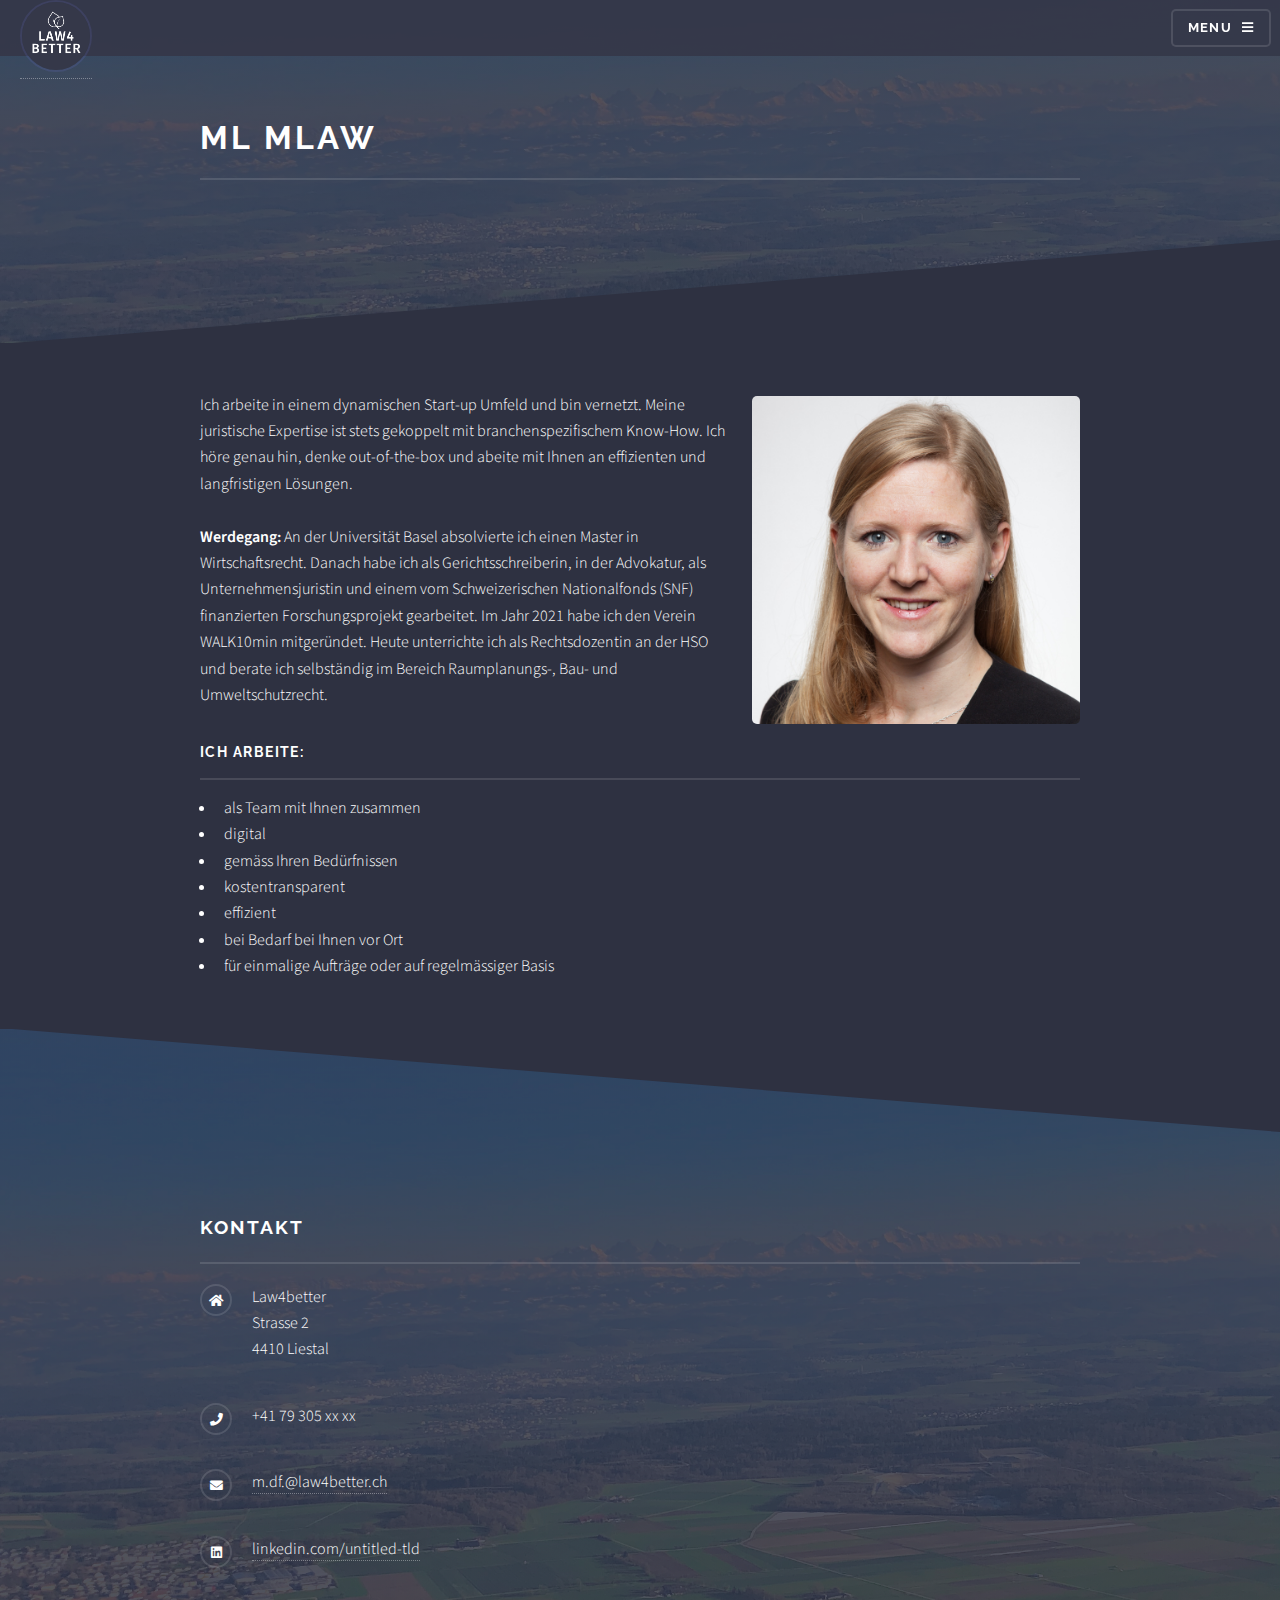
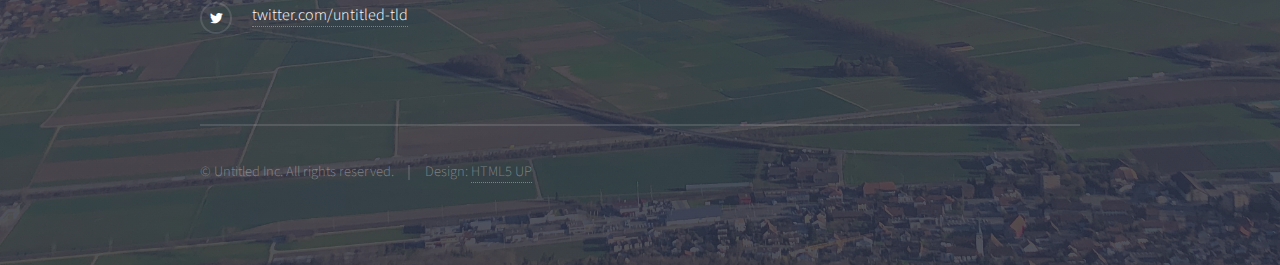
<file: uebermich.html>
<!DOCTYPE HTML>
<!--
	Solid State by HTML5 UP
	html5up.net | @ajlkn
	Free for personal and commercial use under the CCA 3.0 license (html5up.net/license)
-->
<html>
	<head>
		<title>Über mich</title>
		<meta charset="utf-8" />
		<meta name="viewport" content="width=device-width, initial-scale=1, user-scalable=no" />
		<link rel="stylesheet" href="assets/css/main.css" />
		<noscript><link rel="stylesheet" href="assets/css/noscript.css" /></noscript>
	</head>
	<body class="is-preload">

		<!-- Page Wrapper -->
			<div id="page-wrapper">

				<!-- Header -->
				<header id="header">
					<div class="inner">
						<a href="index.html" class="logo">
						<span class="logo"> <img class="logo__img" src="images/better_logo.png" alt="this is your image"><span/>
						</a>
					</div>
						<nav>
							<a href="#menu">Menu</a>
						</nav>
					</header>

				<!-- Menu -->
					<nav id="menu">
						<div class="inner">
							<h2>Menu</h2>
							<ul class="links">
								<li><a href="index.html">Home</a></li>
								<li><a href="dienstleistungen.html">Dienstleistungen</a></li>
								<li><a href="uebermich.html">Über mich</a></li>
								<li><a href="kontakt.html">Kontakt</a></li>
							</ul>
							<a href="#" class="close">Close</a>
						</div>
					</nav>

				<!-- Wrapper -->
					<section id="wrapper">
						<header>
							<div class="inner">
								<h2>ML MLaw</h2>
								<p></p>
							</div>
						</header>

						<!-- Content -->
							<div class="wrapper">
								<div class="inner">
									<p><span class="image right"><img src="images/pic01.jpg" alt="" /></span>Ich arbeite in einem dynamischen Start-up Umfeld und bin vernetzt. Meine juristische Expertise ist stets gekoppelt mit branchenspezifischem Know-How. Ich höre genau hin, denke out-of-the-box und abeite mit Ihnen an effizienten und langfristigen Lösungen. <br /> <br />
										<b>Werdegang:</b> An der Universität Basel absolvierte ich einen Master in Wirtschaftsrecht.
										 Danach habe ich als Gerichtsschreiberin, in der Advokatur, als Unternehmensjuristin und einem vom Schweizerischen Nationalfonds (SNF) finanzierten Forschungsprojekt gearbeitet. Im Jahr 2021 habe ich den Verein WALK10min mitgeründet. Heute unterrichte ich als Rechtsdozentin an der HSO und berate ich selbständig im Bereich Raumplanungs-, Bau- und Umweltschutzrecht.</p>
									
									<h3 class="major">Ich arbeite:</h3>
									
									<ul>
										<li>als Team mit Ihnen zusammen</li>
										<li>digital</li>
										<li>gemäss Ihren Bedürfnissen</li>
										<li>kostentransparent</li>
										<li>effizient</li>
										<li>bei Bedarf bei Ihnen vor Ort</li>
										<li>für einmalige Aufträge oder auf regelmässiger Basis</li>
									</ul>
								
								
									

								</div>
							</div>

					</section>

				<!-- Footer -->
				<section id="footer">
					<section id="footer">
						<div class="inner">
							<h2 class="major">Kontakt</h2>
							
							<ul class="contact">
								<li class="icon solid fa-home">
									Law4better<br />
									Strasse 2<br />
									4410 Liestal
								</li>
								<li class="icon solid fa-phone">+41 79 305 xx xx</li>
								<li class="icon solid fa-envelope"><a href="#">m.df.@law4better.ch</a></li>
								<li class="icon brands fa-linkedin"><a href="#">linkedin.com/untitled-tld</a></li>
								<li class="icon brands fa-twitter"><a href="#">twitter.com/untitled-tld</a></li>
							</ul>
						<ul class="copyright">
							<li>&copy; Untitled Inc. All rights reserved.</li><li>Design: <a href="http://html5up.net">HTML5 UP</a></li>
						</ul>
					</div>
				</section>

			</div>

		<!-- Scripts -->
			<script src="assets/js/jquery.min.js"></script>
			<script src="assets/js/jquery.scrollex.min.js"></script>
			<script src="assets/js/browser.min.js"></script>
			<script src="assets/js/breakpoints.min.js"></script>
			<script src="assets/js/util.js"></script>
			<script src="assets/js/main.js"></script>

	</body>
</html>
</file>
<file: assets/css/noscript.css>
/*
	Solid State by HTML5 UP
	html5up.net | @ajlkn
	Free for personal and commercial use under the CCA 3.0 license (html5up.net/license)
*/

/* Banner */

	body.is-preload #banner .logo {
		-moz-transform: none;
		-webkit-transform: none;
		-ms-transform: none;
		transform: none;
		opacity: 1;
	}

	body.is-preload #banner h2 {
		opacity: 1;
		-moz-transform: none;
		-webkit-transform: none;
		-ms-transform: none;
		transform: none;
		-moz-filter: none;
		-webkit-filter: none;
		-ms-filter: none;
		filter: none;
	}

	body.is-preload #banner p {
		opacity: 01;
		-moz-transform: none;
		-webkit-transform: none;
		-ms-transform: none;
		transform: none;
		-moz-filter: none;
		-webkit-filter: none;
		-ms-filter: none;
		filter: none;
	}
</file>
<file: assets/css/main.css>
@import url(fontawesome-all.min.css);
@import url("https://fonts.googleapis.com/css?family=Raleway:200,700|Source+Sans+Pro:300,600,300italic,600italic");

/*
	Solid State by HTML5 UP
	html5up.net | @ajlkn
	Free for personal and commercial use under the CCA 3.0 license (html5up.net/license)
*/

html, body, div, span, applet, object,
iframe, h1, h2, h3, h4, h5, h6, p, blockquote,
pre, a, abbr, acronym, address, big, cite,
code, del, dfn, em, img, ins, kbd, q, s, samp,
small, strike, strong, sub, sup, tt, var, b,
u, i, center, dl, dt, dd, ol, ul, li, fieldset,
form, label, legend, table, caption, tbody,
tfoot, thead, tr, th, td, article, aside,
canvas, details, embed, figure, figcaption,
footer, header, hgroup, menu, nav, output, ruby,
section, summary, time, mark, audio, video {
	margin: 0;
	padding: 0;
	border: 0;
	font-size: 100%;
	font: inherit;
	vertical-align: baseline;}

article, aside, details, figcaption, figure,
footer, header, hgroup, menu, nav, section {
	display: block;}

body {
	line-height: 1;
}

ol, ul {
	list-style: none;
}

blockquote, q {
	quotes: none;
}

	blockquote:before, blockquote:after, q:before, q:after {
		content: '';
		content: none;
	}

table {
	border-collapse: collapse;
	border-spacing: 0;
}

body {
	-webkit-text-size-adjust: none;
}

mark {
	background-color: transparent;
	color: inherit;
}

input::-moz-focus-inner {
	border: 0;
	padding: 0;
}

input, select, textarea {
	-moz-appearance: none;
	-webkit-appearance: none;
	-ms-appearance: none;
	appearance: none;
}

/* Basic */

	@-ms-viewport {
		width: device-width;
	}

	body {
		-ms-overflow-style: scrollbar;
	}

	@media screen and (max-width: 480px) {

		html, body {
			min-width: 320px;
		}

	}

	html {
		box-sizing: border-box;
	}

	*, *:before, *:after {
		box-sizing: inherit;
	}

	body {
		background-color: #2e3141;
		background-image: linear-gradient(to top, rgba(46, 49, 65, 0.8), rgba(46, 49, 65, 0.8)), url("../../images/background1.jpg");
		background-size: auto,
 cover;
		background-attachment: fixed,
 fixed;
		background-position: center,
 center;
	}

		body.is-preload *, body.is-preload *:before, body.is-preload *:after {
			-moz-animation: none !important;
			-webkit-animation: none !important;
			-ms-animation: none !important;
			animation: none !important;
			-moz-transition: none !important;
			-webkit-transition: none !important;
			-ms-transition: none !important;
			transition: none !important;
		}

/* Type */

	body, input, select, textarea {
		color: #ffffff;
		font-family: "Source Sans Pro", Helvetica, sans-serif;
		font-size: 16.5pt;
		font-weight: 300;
		line-height: 1.65;
	}

		@media screen and (max-width: 1680px) {

			body, input, select, textarea {
				font-size: 13pt;
			}

		}

		@media screen and (max-width: 1280px) {

			body, input, select, textarea {
				font-size: 12pt;
			}

		}

		@media screen and (max-width: 980px) {

			body, input, select, textarea {
				font-size: 12pt;
			}

		}

		@media screen and (max-width: 736px) {

			body, input, select, textarea {
				font-size: 12pt;
			}

		}

		@media screen and (max-width: 480px) {

			body, input, select, textarea {
				font-size: 12pt;
			}

		}

	a {
		-moz-transition: color 0.2s ease-in-out, border-bottom-color 0.2s ease-in-out;
		-webkit-transition: color 0.2s ease-in-out, border-bottom-color 0.2s ease-in-out;
		-ms-transition: color 0.2s ease-in-out, border-bottom-color 0.2s ease-in-out;
		transition: color 0.2s ease-in-out, border-bottom-color 0.2s ease-in-out;
		border-bottom: dotted 1px rgba(255, 255, 255, 0.35);
		color: #ffffff;
		text-decoration: none;
	}

		a:hover {
			border-bottom-color: transparent;
			color: #ffffff !important;
		}

		a.special:not(.button) {
			text-decoration: none;
			border-bottom: 0;
			display: block;
			font-family: Raleway, Helvetica, sans-serif;
			font-size: 0.8em;
			font-weight: 700;
			letter-spacing: 0.1em;
			margin: 0 0 2em 0;
			text-transform: uppercase;
		}

			a.special:not(.button):before {
				-moz-osx-font-smoothing: grayscale;
				-webkit-font-smoothing: antialiased;
				display: inline-block;
				font-style: normal;
				font-variant: normal;
				text-rendering: auto;
				line-height: 1;
				text-transform: none !important;
				font-family: 'Font Awesome 5 Free';
				font-weight: 900;
			}

			a.special:not(.button):before {
				-moz-transition: background-color 0.2s ease-in-out;
				-webkit-transition: background-color 0.2s ease-in-out;
				-ms-transition: background-color 0.2s ease-in-out;
				transition: background-color 0.2s ease-in-out;
				border-radius: 100%;
				border: solid 2px rgba(255, 255, 255, 0.125);
				content: '\f105';
				display: inline-block;
				font-size: 1.25em;
				height: 2em;
				line-height: 1.75em;
				margin-right: 0.85em;
				text-align: center;
				text-indent: 0.15em;
				vertical-align: middle;
				width: 2em;
			}

			a.special:not(.button):hover:before {
				background-color: rgba(255, 255, 255, 0.025);
			}

			a.special:not(.button):active:before {
				background-color: rgba(255, 255, 255, 0.075);
			}

	strong, b {
		color: #ffffff;
		font-weight: 600;
	}

	em, i {
		font-style: italic;
	}

	p {
		margin: 0 0 2em 0;
	}

	h1, h2, h3, h4, h5, h6 {
		color: #ffffff;
		font-family: Raleway, Helvetica, sans-serif;
		font-weight: 700;
		letter-spacing: 0.1em;
		margin: 0 0 1em 0;
		text-transform: uppercase;
	}

		h1 a, h2 a, h3 a, h4 a, h5 a, h6 a {
			color: inherit;
			text-decoration: none;
			border-bottom: 0;
		}

		h1 span, h2 span, h3 span, h4 span, h5 span, h6 span {
			font-weight: 200;
		}

		h1.major, h2.major, h3.major, h4.major, h5.major, h6.major {
			padding-bottom: 1em;
			border-bottom: solid 2px rgba(255, 255, 255, 0.125);
		}

	h2 {
		font-size: 1.2em;
	}

	h3 {
		font-size: 0.9em;
	}

	h4 {
		font-size: 0.7em;
	}

	h5 {
		font-size: 0.7em;
	}

	h6 {
		font-size: 0.7em;
	}

	@media screen and (max-width: 736px) {

		h2 {
			font-size: 1em;
		}

		h3 {
			font-size: 0.8em;
		}

	}

	sub {
		font-size: 0.8em;
		position: relative;
		top: 0.5em;
	}

	sup {
		font-size: 0.8em;
		position: relative;
		top: -0.5em;
	}

	blockquote {
		border-left: solid 4px rgba(255, 255, 255, 0.125);
		font-style: italic;
		margin: 0 0 2em 0;
		padding: 0.5em 0 0.5em 2em;
	}

	code {
		background: rgba(255, 255, 255, 0.025);
		border-radius: 5px;
		border: solid 2px rgba(255, 255, 255, 0.125);
		font-family: "Courier New", monospace;
		font-size: 0.9em;
		margin: 0 0.25em;
		padding: 0.25em 0.65em;
	}

	pre {
		-webkit-overflow-scrolling: touch;
		font-family: "Courier New", monospace;
		font-size: 0.9em;
		margin: 0 0 2em 0;
	}

		pre code {
			display: block;
			line-height: 1.75em;
			padding: 1em 1.5em;
			overflow-x: auto;
		}

	hr {
		border: 0;
		border-bottom: solid 2px rgba(255, 255, 255, 0.125);
		margin: 2.5em 0;
	}

		hr.major {
			margin: 4em 0;
		}

	.align-left {
		text-align: left;
	}

	.align-center {
		text-align: center;
	}

	.align-right {
		text-align: right;
	}

/* Row */

	.row {
		display: flex;
		flex-wrap: wrap;
		box-sizing: border-box;
		align-items: stretch;
	}

		.row > * {
			box-sizing: border-box;
		}

		.row.gtr-uniform > * > :last-child {
			margin-bottom: 0;
		}

		.row.aln-left {
			justify-content: flex-start;
		}

		.row.aln-center {
			justify-content: center;
		}

		.row.aln-right {
			justify-content: flex-end;
		}

		.row.aln-top {
			align-items: flex-start;
		}

		.row.aln-middle {
			align-items: center;
		}

		.row.aln-bottom {
			align-items: flex-end;
		}

		.row > .imp {
			order: -1;
		}

		.row > .col-1 {
			width: 8.33333%;
		}

		.row > .off-1 {
			margin-left: 8.33333%;
		}

		.row > .col-2 {
			width: 16.66667%;
		}

		.row > .off-2 {
			margin-left: 16.66667%;
		}

		.row > .col-3 {
			width: 25%;
		}

		.row > .off-3 {
			margin-left: 25%;
		}

		.row > .col-4 {
			width: 33.33333%;
		}

		.row > .off-4 {
			margin-left: 33.33333%;
		}

		.row > .col-5 {
			width: 41.66667%;
		}

		.row > .off-5 {
			margin-left: 41.66667%;
		}

		.row > .col-6 {
			width: 50%;
		}

		.row > .off-6 {
			margin-left: 50%;
		}

		.row > .col-7 {
			width: 58.33333%;
		}

		.row > .off-7 {
			margin-left: 58.33333%;
		}

		.row > .col-8 {
			width: 66.66667%;
		}

		.row > .off-8 {
			margin-left: 66.66667%;
		}

		.row > .col-9 {
			width: 75%;
		}

		.row > .off-9 {
			margin-left: 75%;
		}

		.row > .col-10 {
			width: 83.33333%;
		}

		.row > .off-10 {
			margin-left: 83.33333%;
		}

		.row > .col-11 {
			width: 91.66667%;
		}

		.row > .off-11 {
			margin-left: 91.66667%;
		}

		.row > .col-12 {
			width: 100%;
		}

		.row > .off-12 {
			margin-left: 100%;
		}

		.row.gtr-0 {
			margin-top: 0;
			margin-left: 0em;
		}

			.row.gtr-0 > * {
				padding: 0 0 0 0em;
			}

			.row.gtr-0.gtr-uniform {
				margin-top: 0em;
			}

				.row.gtr-0.gtr-uniform > * {
					padding-top: 0em;
				}

		.row.gtr-25 {
			margin-top: 0;
			margin-left: -0.4375em;
		}

			.row.gtr-25 > * {
				padding: 0 0 0 0.4375em;
			}

			.row.gtr-25.gtr-uniform {
				margin-top: -0.4375em;
			}

				.row.gtr-25.gtr-uniform > * {
					padding-top: 0.4375em;
				}

		.row.gtr-50 {
			margin-top: 0;
			margin-left: -0.875em;
		}

			.row.gtr-50 > * {
				padding: 0 0 0 0.875em;
			}

			.row.gtr-50.gtr-uniform {
				margin-top: -0.875em;
			}

				.row.gtr-50.gtr-uniform > * {
					padding-top: 0.875em;
				}

		.row {
			margin-top: 0;
			margin-left: -1.75em;
		}

			.row > * {
				padding: 0 0 0 1.75em;
			}

			.row.gtr-uniform {
				margin-top: -1.75em;
			}

				.row.gtr-uniform > * {
					padding-top: 1.75em;
				}

		.row.gtr-150 {
			margin-top: 0;
			margin-left: -2.625em;
		}

			.row.gtr-150 > * {
				padding: 0 0 0 2.625em;
			}

			.row.gtr-150.gtr-uniform {
				margin-top: -2.625em;
			}

				.row.gtr-150.gtr-uniform > * {
					padding-top: 2.625em;
				}

		.row.gtr-200 {
			margin-top: 0;
			margin-left: -3.5em;
		}

			.row.gtr-200 > * {
				padding: 0 0 0 3.5em;
			}

			.row.gtr-200.gtr-uniform {
				margin-top: -3.5em;
			}

				.row.gtr-200.gtr-uniform > * {
					padding-top: 3.5em;
				}

		@media screen and (max-width: 1680px) {

			.row {
				display: flex;
				flex-wrap: wrap;
				box-sizing: border-box;
				align-items: stretch;
			}

				.row > * {
					box-sizing: border-box;
				}

				.row.gtr-uniform > * > :last-child {
					margin-bottom: 0;
				}

				.row.aln-left {
					justify-content: flex-start;
				}

				.row.aln-center {
					justify-content: center;
				}

				.row.aln-right {
					justify-content: flex-end;
				}

				.row.aln-top {
					align-items: flex-start;
				}

				.row.aln-middle {
					align-items: center;
				}

				.row.aln-bottom {
					align-items: flex-end;
				}

				.row > .imp-xlarge {
					order: -1;
				}

				.row > .col-1-xlarge {
					width: 8.33333%;
				}

				.row > .off-1-xlarge {
					margin-left: 8.33333%;
				}

				.row > .col-2-xlarge {
					width: 16.66667%;
				}

				.row > .off-2-xlarge {
					margin-left: 16.66667%;
				}

				.row > .col-3-xlarge {
					width: 25%;
				}

				.row > .off-3-xlarge {
					margin-left: 25%;
				}

				.row > .col-4-xlarge {
					width: 33.33333%;
				}

				.row > .off-4-xlarge {
					margin-left: 33.33333%;
				}

				.row > .col-5-xlarge {
					width: 41.66667%;
				}

				.row > .off-5-xlarge {
					margin-left: 41.66667%;
				}

				.row > .col-6-xlarge {
					width: 50%;
				}

				.row > .off-6-xlarge {
					margin-left: 50%;
				}

				.row > .col-7-xlarge {
					width: 58.33333%;
				}

				.row > .off-7-xlarge {
					margin-left: 58.33333%;
				}

				.row > .col-8-xlarge {
					width: 66.66667%;
				}

				.row > .off-8-xlarge {
					margin-left: 66.66667%;
				}

				.row > .col-9-xlarge {
					width: 75%;
				}

				.row > .off-9-xlarge {
					margin-left: 75%;
				}

				.row > .col-10-xlarge {
					width: 83.33333%;
				}

				.row > .off-10-xlarge {
					margin-left: 83.33333%;
				}

				.row > .col-11-xlarge {
					width: 91.66667%;
				}

				.row > .off-11-xlarge {
					margin-left: 91.66667%;
				}

				.row > .col-12-xlarge {
					width: 100%;
				}

				.row > .off-12-xlarge {
					margin-left: 100%;
				}

				.row.gtr-0 {
					margin-top: 0;
					margin-left: 0em;
				}

					.row.gtr-0 > * {
						padding: 0 0 0 0em;
					}

					.row.gtr-0.gtr-uniform {
						margin-top: 0em;
					}

						.row.gtr-0.gtr-uniform > * {
							padding-top: 0em;
						}

				.row.gtr-25 {
					margin-top: 0;
					margin-left: -0.4375em;
				}

					.row.gtr-25 > * {
						padding: 0 0 0 0.4375em;
					}

					.row.gtr-25.gtr-uniform {
						margin-top: -0.4375em;
					}

						.row.gtr-25.gtr-uniform > * {
							padding-top: 0.4375em;
						}

				.row.gtr-50 {
					margin-top: 0;
					margin-left: -0.875em;
				}

					.row.gtr-50 > * {
						padding: 0 0 0 0.875em;
					}

					.row.gtr-50.gtr-uniform {
						margin-top: -0.875em;
					}

						.row.gtr-50.gtr-uniform > * {
							padding-top: 0.875em;
						}

				.row {
					margin-top: 0;
					margin-left: -1.75em;
				}

					.row > * {
						padding: 0 0 0 1.75em;
					}

					.row.gtr-uniform {
						margin-top: -1.75em;
					}

						.row.gtr-uniform > * {
							padding-top: 1.75em;
						}

				.row.gtr-150 {
					margin-top: 0;
					margin-left: -2.625em;
				}

					.row.gtr-150 > * {
						padding: 0 0 0 2.625em;
					}

					.row.gtr-150.gtr-uniform {
						margin-top: -2.625em;
					}

						.row.gtr-150.gtr-uniform > * {
							padding-top: 2.625em;
						}

				.row.gtr-200 {
					margin-top: 0;
					margin-left: -3.5em;
				}

					.row.gtr-200 > * {
						padding: 0 0 0 3.5em;
					}

					.row.gtr-200.gtr-uniform {
						margin-top: -3.5em;
					}

						.row.gtr-200.gtr-uniform > * {
							padding-top: 3.5em;
						}

		}

		@media screen and (max-width: 1280px) {

			.row {
				display: flex;
				flex-wrap: wrap;
				box-sizing: border-box;
				align-items: stretch;
			}

				.row > * {
					box-sizing: border-box;
				}

				.row.gtr-uniform > * > :last-child {
					margin-bottom: 0;
				}

				.row.aln-left {
					justify-content: flex-start;
				}

				.row.aln-center {
					justify-content: center;
				}

				.row.aln-right {
					justify-content: flex-end;
				}

				.row.aln-top {
					align-items: flex-start;
				}

				.row.aln-middle {
					align-items: center;
				}

				.row.aln-bottom {
					align-items: flex-end;
				}

				.row > .imp-large {
					order: -1;
				}

				.row > .col-1-large {
					width: 8.33333%;
				}

				.row > .off-1-large {
					margin-left: 8.33333%;
				}

				.row > .col-2-large {
					width: 16.66667%;
				}

				.row > .off-2-large {
					margin-left: 16.66667%;
				}

				.row > .col-3-large {
					width: 25%;
				}

				.row > .off-3-large {
					margin-left: 25%;
				}

				.row > .col-4-large {
					width: 33.33333%;
				}

				.row > .off-4-large {
					margin-left: 33.33333%;
				}

				.row > .col-5-large {
					width: 41.66667%;
				}

				.row > .off-5-large {
					margin-left: 41.66667%;
				}

				.row > .col-6-large {
					width: 50%;
				}

				.row > .off-6-large {
					margin-left: 50%;
				}

				.row > .col-7-large {
					width: 58.33333%;
				}

				.row > .off-7-large {
					margin-left: 58.33333%;
				}

				.row > .col-8-large {
					width: 66.66667%;
				}

				.row > .off-8-large {
					margin-left: 66.66667%;
				}

				.row > .col-9-large {
					width: 75%;
				}

				.row > .off-9-large {
					margin-left: 75%;
				}

				.row > .col-10-large {
					width: 83.33333%;
				}

				.row > .off-10-large {
					margin-left: 83.33333%;
				}

				.row > .col-11-large {
					width: 91.66667%;
				}

				.row > .off-11-large {
					margin-left: 91.66667%;
				}

				.row > .col-12-large {
					width: 100%;
				}

				.row > .off-12-large {
					margin-left: 100%;
				}

				.row.gtr-0 {
					margin-top: 0;
					margin-left: 0em;
				}

					.row.gtr-0 > * {
						padding: 0 0 0 0em;
					}

					.row.gtr-0.gtr-uniform {
						margin-top: 0em;
					}

						.row.gtr-0.gtr-uniform > * {
							padding-top: 0em;
						}

				.row.gtr-25 {
					margin-top: 0;
					margin-left: -0.4375em;
				}

					.row.gtr-25 > * {
						padding: 0 0 0 0.4375em;
					}

					.row.gtr-25.gtr-uniform {
						margin-top: -0.4375em;
					}

						.row.gtr-25.gtr-uniform > * {
							padding-top: 0.4375em;
						}

				.row.gtr-50 {
					margin-top: 0;
					margin-left: -0.875em;
				}

					.row.gtr-50 > * {
						padding: 0 0 0 0.875em;
					}

					.row.gtr-50.gtr-uniform {
						margin-top: -0.875em;
					}

						.row.gtr-50.gtr-uniform > * {
							padding-top: 0.875em;
						}

				.row {
					margin-top: 0;
					margin-left: -1.75em;
				}

					.row > * {
						padding: 0 0 0 1.75em;
					}

					.row.gtr-uniform {
						margin-top: -1.75em;
					}

						.row.gtr-uniform > * {
							padding-top: 1.75em;
						}

				.row.gtr-150 {
					margin-top: 0;
					margin-left: -2.625em;
				}

					.row.gtr-150 > * {
						padding: 0 0 0 2.625em;
					}

					.row.gtr-150.gtr-uniform {
						margin-top: -2.625em;
					}

						.row.gtr-150.gtr-uniform > * {
							padding-top: 2.625em;
						}

				.row.gtr-200 {
					margin-top: 0;
					margin-left: -3.5em;
				}

					.row.gtr-200 > * {
						padding: 0 0 0 3.5em;
					}

					.row.gtr-200.gtr-uniform {
						margin-top: -3.5em;
					}

						.row.gtr-200.gtr-uniform > * {
							padding-top: 3.5em;
						}

		}

		@media screen and (max-width: 980px) {

			.row {
				display: flex;
				flex-wrap: wrap;
				box-sizing: border-box;
				align-items: stretch;
			}

				.row > * {
					box-sizing: border-box;
				}

				.row.gtr-uniform > * > :last-child {
					margin-bottom: 0;
				}

				.row.aln-left {
					justify-content: flex-start;
				}

				.row.aln-center {
					justify-content: center;
				}

				.row.aln-right {
					justify-content: flex-end;
				}

				.row.aln-top {
					align-items: flex-start;
				}

				.row.aln-middle {
					align-items: center;
				}

				.row.aln-bottom {
					align-items: flex-end;
				}

				.row > .imp-medium {
					order: -1;
				}

				.row > .col-1-medium {
					width: 8.33333%;
				}

				.row > .off-1-medium {
					margin-left: 8.33333%;
				}

				.row > .col-2-medium {
					width: 16.66667%;
				}

				.row > .off-2-medium {
					margin-left: 16.66667%;
				}

				.row > .col-3-medium {
					width: 25%;
				}

				.row > .off-3-medium {
					margin-left: 25%;
				}

				.row > .col-4-medium {
					width: 33.33333%;
				}

				.row > .off-4-medium {
					margin-left: 33.33333%;
				}

				.row > .col-5-medium {
					width: 41.66667%;
				}

				.row > .off-5-medium {
					margin-left: 41.66667%;
				}

				.row > .col-6-medium {
					width: 50%;
				}

				.row > .off-6-medium {
					margin-left: 50%;
				}

				.row > .col-7-medium {
					width: 58.33333%;
				}

				.row > .off-7-medium {
					margin-left: 58.33333%;
				}

				.row > .col-8-medium {
					width: 66.66667%;
				}

				.row > .off-8-medium {
					margin-left: 66.66667%;
				}

				.row > .col-9-medium {
					width: 75%;
				}

				.row > .off-9-medium {
					margin-left: 75%;
				}

				.row > .col-10-medium {
					width: 83.33333%;
				}

				.row > .off-10-medium {
					margin-left: 83.33333%;
				}

				.row > .col-11-medium {
					width: 91.66667%;
				}

				.row > .off-11-medium {
					margin-left: 91.66667%;
				}

				.row > .col-12-medium {
					width: 100%;
				}

				.row > .off-12-medium {
					margin-left: 100%;
				}

				.row.gtr-0 {
					margin-top: 0;
					margin-left: 0em;
				}

					.row.gtr-0 > * {
						padding: 0 0 0 0em;
					}

					.row.gtr-0.gtr-uniform {
						margin-top: 0em;
					}

						.row.gtr-0.gtr-uniform > * {
							padding-top: 0em;
						}

				.row.gtr-25 {
					margin-top: 0;
					margin-left: -0.4375em;
				}

					.row.gtr-25 > * {
						padding: 0 0 0 0.4375em;
					}

					.row.gtr-25.gtr-uniform {
						margin-top: -0.4375em;
					}

						.row.gtr-25.gtr-uniform > * {
							padding-top: 0.4375em;
						}

				.row.gtr-50 {
					margin-top: 0;
					margin-left: -0.875em;
				}

					.row.gtr-50 > * {
						padding: 0 0 0 0.875em;
					}

					.row.gtr-50.gtr-uniform {
						margin-top: -0.875em;
					}

						.row.gtr-50.gtr-uniform > * {
							padding-top: 0.875em;
						}

				.row {
					margin-top: 0;
					margin-left: -1.75em;
				}

					.row > * {
						padding: 0 0 0 1.75em;
					}

					.row.gtr-uniform {
						margin-top: -1.75em;
					}

						.row.gtr-uniform > * {
							padding-top: 1.75em;
						}

				.row.gtr-150 {
					margin-top: 0;
					margin-left: -2.625em;
				}

					.row.gtr-150 > * {
						padding: 0 0 0 2.625em;
					}

					.row.gtr-150.gtr-uniform {
						margin-top: -2.625em;
					}

						.row.gtr-150.gtr-uniform > * {
							padding-top: 2.625em;
						}

				.row.gtr-200 {
					margin-top: 0;
					margin-left: -3.5em;
				}

					.row.gtr-200 > * {
						padding: 0 0 0 3.5em;
					}

					.row.gtr-200.gtr-uniform {
						margin-top: -3.5em;
					}

						.row.gtr-200.gtr-uniform > * {
							padding-top: 3.5em;
						}

		}

		@media screen and (max-width: 736px) {

			.row {
				display: flex;
				flex-wrap: wrap;
				box-sizing: border-box;
				align-items: stretch;
			}

				.row > * {
					box-sizing: border-box;
				}

				.row.gtr-uniform > * > :last-child {
					margin-bottom: 0;
				}

				.row.aln-left {
					justify-content: flex-start;
				}

				.row.aln-center {
					justify-content: center;
				}

				.row.aln-right {
					justify-content: flex-end;
				}

				.row.aln-top {
					align-items: flex-start;
				}

				.row.aln-middle {
					align-items: center;
				}

				.row.aln-bottom {
					align-items: flex-end;
				}

				.row > .imp-small {
					order: -1;
				}

				.row > .col-1-small {
					width: 8.33333%;
				}

				.row > .off-1-small {
					margin-left: 8.33333%;
				}

				.row > .col-2-small {
					width: 16.66667%;
				}

				.row > .off-2-small {
					margin-left: 16.66667%;
				}

				.row > .col-3-small {
					width: 25%;
				}

				.row > .off-3-small {
					margin-left: 25%;
				}

				.row > .col-4-small {
					width: 33.33333%;
				}

				.row > .off-4-small {
					margin-left: 33.33333%;
				}

				.row > .col-5-small {
					width: 41.66667%;
				}

				.row > .off-5-small {
					margin-left: 41.66667%;
				}

				.row > .col-6-small {
					width: 50%;
				}

				.row > .off-6-small {
					margin-left: 50%;
				}

				.row > .col-7-small {
					width: 58.33333%;
				}

				.row > .off-7-small {
					margin-left: 58.33333%;
				}

				.row > .col-8-small {
					width: 66.66667%;
				}

				.row > .off-8-small {
					margin-left: 66.66667%;
				}

				.row > .col-9-small {
					width: 75%;
				}

				.row > .off-9-small {
					margin-left: 75%;
				}

				.row > .col-10-small {
					width: 83.33333%;
				}

				.row > .off-10-small {
					margin-left: 83.33333%;
				}

				.row > .col-11-small {
					width: 91.66667%;
				}

				.row > .off-11-small {
					margin-left: 91.66667%;
				}

				.row > .col-12-small {
					width: 100%;
				}

				.row > .off-12-small {
					margin-left: 100%;
				}

				.row.gtr-0 {
					margin-top: 0;
					margin-left: 0em;
				}

					.row.gtr-0 > * {
						padding: 0 0 0 0em;
					}

					.row.gtr-0.gtr-uniform {
						margin-top: 0em;
					}

						.row.gtr-0.gtr-uniform > * {
							padding-top: 0em;
						}

				.row.gtr-25 {
					margin-top: 0;
					margin-left: -0.3125em;
				}

					.row.gtr-25 > * {
						padding: 0 0 0 0.3125em;
					}

					.row.gtr-25.gtr-uniform {
						margin-top: -0.3125em;
					}

						.row.gtr-25.gtr-uniform > * {
							padding-top: 0.3125em;
						}

				.row.gtr-50 {
					margin-top: 0;
					margin-left: -0.625em;
				}

					.row.gtr-50 > * {
						padding: 0 0 0 0.625em;
					}

					.row.gtr-50.gtr-uniform {
						margin-top: -0.625em;
					}

						.row.gtr-50.gtr-uniform > * {
							padding-top: 0.625em;
						}

				.row {
					margin-top: 0;
					margin-left: -1.25em;
				}

					.row > * {
						padding: 0 0 0 1.25em;
					}

					.row.gtr-uniform {
						margin-top: -1.25em;
					}

						.row.gtr-uniform > * {
							padding-top: 1.25em;
						}

				.row.gtr-150 {
					margin-top: 0;
					margin-left: -1.875em;
				}

					.row.gtr-150 > * {
						padding: 0 0 0 1.875em;
					}

					.row.gtr-150.gtr-uniform {
						margin-top: -1.875em;
					}

						.row.gtr-150.gtr-uniform > * {
							padding-top: 1.875em;
						}

				.row.gtr-200 {
					margin-top: 0;
					margin-left: -2.5em;
				}

					.row.gtr-200 > * {
						padding: 0 0 0 2.5em;
					}

					.row.gtr-200.gtr-uniform {
						margin-top: -2.5em;
					}

						.row.gtr-200.gtr-uniform > * {
							padding-top: 2.5em;
						}

		}

		@media screen and (max-width: 480px) {

			.row {
				display: flex;
				flex-wrap: wrap;
				box-sizing: border-box;
				align-items: stretch;
			}

				.row > * {
					box-sizing: border-box;
				}

				.row.gtr-uniform > * > :last-child {
					margin-bottom: 0;
				}

				.row.aln-left {
					justify-content: flex-start;
				}

				.row.aln-center {
					justify-content: center;
				}

				.row.aln-right {
					justify-content: flex-end;
				}

				.row.aln-top {
					align-items: flex-start;
				}

				.row.aln-middle {
					align-items: center;
				}

				.row.aln-bottom {
					align-items: flex-end;
				}

				.row > .imp-xsmall {
					order: -1;
				}

				.row > .col-1-xsmall {
					width: 8.33333%;
				}

				.row > .off-1-xsmall {
					margin-left: 8.33333%;
				}

				.row > .col-2-xsmall {
					width: 16.66667%;
				}

				.row > .off-2-xsmall {
					margin-left: 16.66667%;
				}

				.row > .col-3-xsmall {
					width: 25%;
				}

				.row > .off-3-xsmall {
					margin-left: 25%;
				}

				.row > .col-4-xsmall {
					width: 33.33333%;
				}

				.row > .off-4-xsmall {
					margin-left: 33.33333%;
				}

				.row > .col-5-xsmall {
					width: 41.66667%;
				}

				.row > .off-5-xsmall {
					margin-left: 41.66667%;
				}

				.row > .col-6-xsmall {
					width: 50%;
				}

				.row > .off-6-xsmall {
					margin-left: 50%;
				}

				.row > .col-7-xsmall {
					width: 58.33333%;
				}

				.row > .off-7-xsmall {
					margin-left: 58.33333%;
				}

				.row > .col-8-xsmall {
					width: 66.66667%;
				}

				.row > .off-8-xsmall {
					margin-left: 66.66667%;
				}

				.row > .col-9-xsmall {
					width: 75%;
				}

				.row > .off-9-xsmall {
					margin-left: 75%;
				}

				.row > .col-10-xsmall {
					width: 83.33333%;
				}

				.row > .off-10-xsmall {
					margin-left: 83.33333%;
				}

				.row > .col-11-xsmall {
					width: 91.66667%;
				}

				.row > .off-11-xsmall {
					margin-left: 91.66667%;
				}

				.row > .col-12-xsmall {
					width: 100%;
				}

				.row > .off-12-xsmall {
					margin-left: 100%;
				}

				.row.gtr-0 {
					margin-top: 0;
					margin-left: 0em;
				}

					.row.gtr-0 > * {
						padding: 0 0 0 0em;
					}

					.row.gtr-0.gtr-uniform {
						margin-top: 0em;
					}

						.row.gtr-0.gtr-uniform > * {
							padding-top: 0em;
						}

				.row.gtr-25 {
					margin-top: 0;
					margin-left: -0.3125em;
				}

					.row.gtr-25 > * {
						padding: 0 0 0 0.3125em;
					}

					.row.gtr-25.gtr-uniform {
						margin-top: -0.3125em;
					}

						.row.gtr-25.gtr-uniform > * {
							padding-top: 0.3125em;
						}

				.row.gtr-50 {
					margin-top: 0;
					margin-left: -0.625em;
				}

					.row.gtr-50 > * {
						padding: 0 0 0 0.625em;
					}

					.row.gtr-50.gtr-uniform {
						margin-top: -0.625em;
					}

						.row.gtr-50.gtr-uniform > * {
							padding-top: 0.625em;
						}

				.row {
					margin-top: 0;
					margin-left: -1.25em;
				}

					.row > * {
						padding: 0 0 0 1.25em;
					}

					.row.gtr-uniform {
						margin-top: -1.25em;
					}

						.row.gtr-uniform > * {
							padding-top: 1.25em;
						}

				.row.gtr-150 {
					margin-top: 0;
					margin-left: -1.875em;
				}

					.row.gtr-150 > * {
						padding: 0 0 0 1.875em;
					}

					.row.gtr-150.gtr-uniform {
						margin-top: -1.875em;
					}

						.row.gtr-150.gtr-uniform > * {
							padding-top: 1.875em;
						}

				.row.gtr-200 {
					margin-top: 0;
					margin-left: -2.5em;
				}

					.row.gtr-200 > * {
						padding: 0 0 0 2.5em;
					}

					.row.gtr-200.gtr-uniform {
						margin-top: -2.5em;
					}

						.row.gtr-200.gtr-uniform > * {
							padding-top: 2.5em;
						}

		}

		@media screen and (max-width: 360px) {

			.row {
				display: flex;
				flex-wrap: wrap;
				box-sizing: border-box;
				align-items: stretch;
			}

				.row > * {
					box-sizing: border-box;
				}

				.row.gtr-uniform > * > :last-child {
					margin-bottom: 0;
				}

				.row.aln-left {
					justify-content: flex-start;
				}

				.row.aln-center {
					justify-content: center;
				}

				.row.aln-right {
					justify-content: flex-end;
				}

				.row.aln-top {
					align-items: flex-start;
				}

				.row.aln-middle {
					align-items: center;
				}

				.row.aln-bottom {
					align-items: flex-end;
				}

				.row > .imp-xxsmall {
					order: -1;
				}

				.row > .col-1-xxsmall {
					width: 8.33333%;
				}

				.row > .off-1-xxsmall {
					margin-left: 8.33333%;
				}

				.row > .col-2-xxsmall {
					width: 16.66667%;
				}

				.row > .off-2-xxsmall {
					margin-left: 16.66667%;
				}

				.row > .col-3-xxsmall {
					width: 25%;
				}

				.row > .off-3-xxsmall {
					margin-left: 25%;
				}

				.row > .col-4-xxsmall {
					width: 33.33333%;
				}

				.row > .off-4-xxsmall {
					margin-left: 33.33333%;
				}

				.row > .col-5-xxsmall {
					width: 41.66667%;
				}

				.row > .off-5-xxsmall {
					margin-left: 41.66667%;
				}

				.row > .col-6-xxsmall {
					width: 50%;
				}

				.row > .off-6-xxsmall {
					margin-left: 50%;
				}

				.row > .col-7-xxsmall {
					width: 58.33333%;
				}

				.row > .off-7-xxsmall {
					margin-left: 58.33333%;
				}

				.row > .col-8-xxsmall {
					width: 66.66667%;
				}

				.row > .off-8-xxsmall {
					margin-left: 66.66667%;
				}

				.row > .col-9-xxsmall {
					width: 75%;
				}

				.row > .off-9-xxsmall {
					margin-left: 75%;
				}

				.row > .col-10-xxsmall {
					width: 83.33333%;
				}

				.row > .off-10-xxsmall {
					margin-left: 83.33333%;
				}

				.row > .col-11-xxsmall {
					width: 91.66667%;
				}

				.row > .off-11-xxsmall {
					margin-left: 91.66667%;
				}

				.row > .col-12-xxsmall {
					width: 100%;
				}

				.row > .off-12-xxsmall {
					margin-left: 100%;
				}

				.row.gtr-0 {
					margin-top: 0;
					margin-left: 0em;
				}

					.row.gtr-0 > * {
						padding: 0 0 0 0em;
					}

					.row.gtr-0.gtr-uniform {
						margin-top: 0em;
					}

						.row.gtr-0.gtr-uniform > * {
							padding-top: 0em;
						}

				.row.gtr-25 {
					margin-top: 0;
					margin-left: -0.3125em;
				}

					.row.gtr-25 > * {
						padding: 0 0 0 0.3125em;
					}

					.row.gtr-25.gtr-uniform {
						margin-top: -0.3125em;
					}

						.row.gtr-25.gtr-uniform > * {
							padding-top: 0.3125em;
						}

				.row.gtr-50 {
					margin-top: 0;
					margin-left: -0.625em;
				}

					.row.gtr-50 > * {
						padding: 0 0 0 0.625em;
					}

					.row.gtr-50.gtr-uniform {
						margin-top: -0.625em;
					}

						.row.gtr-50.gtr-uniform > * {
							padding-top: 0.625em;
						}

				.row {
					margin-top: 0;
					margin-left: -1.25em;
				}

					.row > * {
						padding: 0 0 0 1.25em;
					}

					.row.gtr-uniform {
						margin-top: -1.25em;
					}

						.row.gtr-uniform > * {
							padding-top: 1.25em;
						}

				.row.gtr-150 {
					margin-top: 0;
					margin-left: -1.875em;
				}

					.row.gtr-150 > * {
						padding: 0 0 0 1.875em;
					}

					.row.gtr-150.gtr-uniform {
						margin-top: -1.875em;
					}

						.row.gtr-150.gtr-uniform > * {
							padding-top: 1.875em;
						}

				.row.gtr-200 {
					margin-top: 0;
					margin-left: -2.5em;
				}

					.row.gtr-200 > * {
						padding: 0 0 0 2.5em;
					}

					.row.gtr-200.gtr-uniform {
						margin-top: -2.5em;
					}

						.row.gtr-200.gtr-uniform > * {
							padding-top: 2.5em;
						}

		}

/* Section/Article */

	section.special, article.special {
		text-align: center;
	}

/* Form */

	form {
		margin: 0 0 2em 0;
	}

		form > :last-child {
			margin-bottom: 0;
		}

		form > .fields {
			display: -moz-flex;
			display: -webkit-flex;
			display: -ms-flex;
			display: flex;
			-moz-flex-wrap: wrap;
			-webkit-flex-wrap: wrap;
			-ms-flex-wrap: wrap;
			flex-wrap: wrap;
			width: calc(100% + 3em);
			margin: -1.5em 0 2em -1.5em;
		}

			form > .fields > .field {
				-moz-flex-grow: 0;
				-webkit-flex-grow: 0;
				-ms-flex-grow: 0;
				flex-grow: 0;
				-moz-flex-shrink: 0;
				-webkit-flex-shrink: 0;
				-ms-flex-shrink: 0;
				flex-shrink: 0;
				padding: 1.5em 0 0 1.5em;
				width: calc(100% - 1.5em);
			}

				form > .fields > .field.half {
					width: calc(50% - 0.75em);
				}

				form > .fields > .field.third {
					width: calc(100%/3 - 0.5em);
				}

				form > .fields > .field.quarter {
					width: calc(25% - 0.375em);
				}

		@media screen and (max-width: 480px) {

			form > .fields {
				width: calc(100% + 3em);
				margin: -1.5em 0 2em -1.5em;
			}

				form > .fields > .field {
					padding: 1.5em 0 0 1.5em;
					width: calc(100% - 1.5em);
				}

					form > .fields > .field.half {
						width: calc(100% - 1.5em);
					}

					form > .fields > .field.third {
						width: calc(100% - 1.5em);
					}

					form > .fields > .field.quarter {
						width: calc(100% - 1.5em);
					}

		}

	label {
		color: #ffffff;
		display: block;
		font-family: Raleway, Helvetica, sans-serif;
		font-size: 0.8em;
		font-weight: 700;
		letter-spacing: 0.1em;
		margin: 0 0 0.7em 0;
		text-transform: uppercase;
	}

	input[type="text"],
	input[type="password"],
	input[type="email"],
	input[type="tel"],
	select,
	textarea {
		-moz-appearance: none;
		-webkit-appearance: none;
		-ms-appearance: none;
		appearance: none;
		background: rgba(255, 255, 255, 0.025);
		border-radius: 5px;
		border: none;
		border: solid 2px rgba(255, 255, 255, 0.125);
		color: inherit;
		display: block;
		outline: 0;
		padding: 0 1em;
		text-decoration: none;
		width: 100%;
	}

		input[type="text"]:invalid,
		input[type="password"]:invalid,
		input[type="email"]:invalid,
		input[type="tel"]:invalid,
		select:invalid,
		textarea:invalid {
			box-shadow: none;
		}

		input[type="text"]:focus,
		input[type="password"]:focus,
		input[type="email"]:focus,
		input[type="tel"]:focus,
		select:focus,
		textarea:focus {
			border-color: #5b6ba6;
		}

	select {
		background-image: url("data:image/svg+xml;charset=utf8,%3Csvg xmlns='http://www.w3.org/2000/svg' width='40' height='40' preserveAspectRatio='none' viewBox='0 0 40 40'%3E%3Cpath d='M9.4,12.3l10.4,10.4l10.4-10.4c0.2-0.2,0.5-0.4,0.9-0.4c0.3,0,0.6,0.1,0.9,0.4l3.3,3.3c0.2,0.2,0.4,0.5,0.4,0.9 c0,0.4-0.1,0.6-0.4,0.9L20.7,31.9c-0.2,0.2-0.5,0.4-0.9,0.4c-0.3,0-0.6-0.1-0.9-0.4L4.3,17.3c-0.2-0.2-0.4-0.5-0.4-0.9 c0-0.4,0.1-0.6,0.4-0.9l3.3-3.3c0.2-0.2,0.5-0.4,0.9-0.4S9.1,12.1,9.4,12.3z' fill='rgba(255, 255, 255, 0.125)' /%3E%3C/svg%3E");
		background-size: 1.25rem;
		background-repeat: no-repeat;
		background-position: calc(100% - 1rem) center;
		height: 2.75em;
		padding-right: 2.75em;
		text-overflow: ellipsis;
	}

		select option {
			color: #ffffff;
			background: #2e3141;
		}

		select:focus::-ms-value {
			background-color: transparent;
		}

		select::-ms-expand {
			display: none;
		}

	input[type="text"],
	input[type="password"],
	input[type="email"],
	select {
		height: 2.75em;
	}

	textarea {
		padding: 0.75em 1em;
	}

	input[type="checkbox"],
	input[type="radio"] {
		-moz-appearance: none;
		-webkit-appearance: none;
		-ms-appearance: none;
		appearance: none;
		display: block;
		float: left;
		margin-right: -2em;
		opacity: 0;
		width: 1em;
		z-index: -1;
	}

		input[type="checkbox"] + label,
		input[type="radio"] + label {
			text-decoration: none;
			color: #ffffff;
			cursor: pointer;
			display: inline-block;
			font-size: 1em;
			font-family: "Source Sans Pro", Helvetica, sans-serif;
			text-transform: none;
			letter-spacing: 0;
			font-weight: 300;
			padding-left: 2.4em;
			padding-right: 0.75em;
			position: relative;
		}

			input[type="checkbox"] + label:before,
			input[type="radio"] + label:before {
				-moz-osx-font-smoothing: grayscale;
				-webkit-font-smoothing: antialiased;
				display: inline-block;
				font-style: normal;
				font-variant: normal;
				text-rendering: auto;
				line-height: 1;
				text-transform: none !important;
				font-family: 'Font Awesome 5 Free';
				font-weight: 900;
			}

			input[type="checkbox"] + label:before,
			input[type="radio"] + label:before {
				background: rgba(255, 255, 255, 0.025);
				border-radius: 5px;
				border: solid 2px rgba(255, 255, 255, 0.125);
				content: '';
				display: inline-block;
				font-size: 0.8em;
				height: 2.0625em;
				left: 0;
				line-height: 2.0625em;
				position: absolute;
				text-align: center;
				top: 0;
				width: 2.0625em;
			}

		input[type="checkbox"]:checked + label:before,
		input[type="radio"]:checked + label:before {
			background: #ffffff;
			border-color: #ffffff;
			content: '\f00c';
			color: #2e3141;
		}

		input[type="checkbox"]:focus + label:before,
		input[type="radio"]:focus + label:before {
			border-color: #4c5c96;
		}

	input[type="checkbox"] + label:before {
		border-radius: 5px;
	}

	input[type="radio"] + label:before {
		border-radius: 100%;
	}

	::-webkit-input-placeholder {
		color: rgba(255, 255, 255, 0.35) !important;
		opacity: 1.0;
	}

	:-moz-placeholder {
		color: rgba(255, 255, 255, 0.35) !important;
		opacity: 1.0;
	}

	::-moz-placeholder {
		color: rgba(255, 255, 255, 0.35) !important;
		opacity: 1.0;
	}

	:-ms-input-placeholder {
		color: rgba(255, 255, 255, 0.35) !important;
		opacity: 1.0;
	}

/* Box */

	.box {
		border-radius: 5px;
		border: solid 2px rgba(255, 255, 255, 0.125);
		margin-bottom: 2em;
		padding: 1.5em;
	}

		.box > :last-child,
		.box > :last-child > :last-child,
		.box > :last-child > :last-child > :last-child {
			margin-bottom: 0;
		}

		.box.alt {
			border: 0;
			border-radius: 0;
			padding: 0;
		}

/* Icon */

	.icon {
		text-decoration: none;
		border-bottom: none;
		position: relative;
	}

		.icon:before {
			-moz-osx-font-smoothing: grayscale;
			-webkit-font-smoothing: antialiased;
			display: inline-block;
			font-style: normal;
			font-variant: normal;
			text-rendering: auto;
			line-height: 1;
			text-transform: none !important;
			font-family: 'Font Awesome 5 Free';
			font-weight: 400;
		}

		.icon > .label {
			display: none;
		}

		.icon:before {
			line-height: inherit;
		}

		.icon.solid:before {
			font-weight: 900;
		}

		.icon.brands:before {
			font-family: 'Font Awesome 5 Brands';
		}

/* Image */

	.image {
		border-radius: 5px;
		border: 0;
		display: inline-block;
		position: relative;
	}

		.image img {
			border-radius: 5px;
			display: block;
		}

		.image.left, .image.right {
			max-width: 40%;
		}

			.image.left img, .image.right img {
				width: 100%;
			}

		.image.left {
			float: left;
			padding: 0 1.5em 1em 0;
			top: 0.25em;
		}

		.image.right {
			float: right;
			padding: 0 0 1em 1.5em;
			top: 0.25em;
		}

		.image.fit {
			display: block;
			margin: 0 0 2em 0;
			width: 100%;
		}

			.image.fit img {
				width: 100%;
			}

		.image.main {
			display: block;
			margin: 0 0 3em 0;
			width: 100%;
		}

			.image.main img {
				width: 100%;
			}

/* List */

	ol {
		list-style: decimal;
		margin: 0 0 2em 0;
		padding-left: 1.25em;
	}

		ol li {
			padding-left: 0.25em;
		}

	ul {
		list-style: disc;
		margin: 0 0 2em 0;
		padding-left: 1em;
	}

		ul li {
			padding-left: 0.5em;
		}

		ul.alt {
			list-style: none;
			padding-left: 0;
		}

			ul.alt li {
				border-top: solid 1px rgba(255, 255, 255, 0.125);
				padding: 0.5em 0;
			}

				ul.alt li:first-child {
					border-top: 0;
					padding-top: 0;
				}

	dl {
		margin: 0 0 2em 0;
	}

		dl dt {
			display: block;
			font-weight: 600;
			margin: 0 0 1em 0;
		}

		dl dd {
			margin-left: 2em;
		}

/* Actions */

	ul.actions {
		display: -moz-flex;
		display: -webkit-flex;
		display: -ms-flex;
		display: flex;
		cursor: default;
		list-style: none;
		margin-left: -1em;
		padding-left: 0;
	}

		ul.actions li {
			padding: 0 0 0 1em;
			vertical-align: middle;
		}

		ul.actions.special {
			-moz-justify-content: center;
			-webkit-justify-content: center;
			-ms-justify-content: center;
			justify-content: center;
			width: 100%;
			margin-left: 0;
		}

			ul.actions.special li:first-child {
				padding-left: 0;
			}

		ul.actions.stacked {
			-moz-flex-direction: column;
			-webkit-flex-direction: column;
			-ms-flex-direction: column;
			flex-direction: column;
			margin-left: 0;
		}

			ul.actions.stacked li {
				padding: 1.3em 0 0 0;
			}

				ul.actions.stacked li:first-child {
					padding-top: 0;
				}

		ul.actions.fit {
			width: calc(100% + 1em);
		}

			ul.actions.fit li {
				-moz-flex-grow: 1;
				-webkit-flex-grow: 1;
				-ms-flex-grow: 1;
				flex-grow: 1;
				-moz-flex-shrink: 1;
				-webkit-flex-shrink: 1;
				-ms-flex-shrink: 1;
				flex-shrink: 1;
				width: 100%;
			}

				ul.actions.fit li > * {
					width: 100%;
				}

			ul.actions.fit.stacked {
				width: 100%;
			}

		@media screen and (max-width: 480px) {

			ul.actions:not(.fixed) {
				-moz-flex-direction: column;
				-webkit-flex-direction: column;
				-ms-flex-direction: column;
				flex-direction: column;
				margin-left: 0;
				width: 100% !important;
			}

				ul.actions:not(.fixed) li {
					-moz-flex-grow: 1;
					-webkit-flex-grow: 1;
					-ms-flex-grow: 1;
					flex-grow: 1;
					-moz-flex-shrink: 1;
					-webkit-flex-shrink: 1;
					-ms-flex-shrink: 1;
					flex-shrink: 1;
					padding: 1em 0 0 0;
					text-align: center;
					width: 100%;
				}

					ul.actions:not(.fixed) li > * {
						width: 100%;
					}

					ul.actions:not(.fixed) li:first-child {
						padding-top: 0;
					}

					ul.actions:not(.fixed) li input[type="submit"],
					ul.actions:not(.fixed) li input[type="reset"],
					ul.actions:not(.fixed) li input[type="button"],
					ul.actions:not(.fixed) li button,
					ul.actions:not(.fixed) li .button {
						width: 100%;
					}

						ul.actions:not(.fixed) li input[type="submit"].icon:before,
						ul.actions:not(.fixed) li input[type="reset"].icon:before,
						ul.actions:not(.fixed) li input[type="button"].icon:before,
						ul.actions:not(.fixed) li button.icon:before,
						ul.actions:not(.fixed) li .button.icon:before {
							margin-left: -0.5rem;
						}

		}

/* Icons */

	ul.icons {
		cursor: default;
		list-style: none;
		padding-left: 0;
	}

		ul.icons li {
			display: inline-block;
			padding: 0 1em 0 0;
		}

			ul.icons li:last-child {
				padding-right: 0;
			}

			ul.icons li .icon:before {
				font-size: 1.25em;
			}

/* Contact */

	ul.contact {
		list-style: none;
		padding: 0;
	}

		ul.contact li {
			text-decoration: none;
			margin: 2.5em 0 0 0;
			padding: 0 0 0 3.25em;
			position: relative;
		}

			ul.contact li:before {
				-moz-osx-font-smoothing: grayscale;
				-webkit-font-smoothing: antialiased;
				display: inline-block;
				font-style: normal;
				font-variant: normal;
				text-rendering: auto;
				line-height: 1;
				text-transform: none !important;
				font-family: 'Font Awesome 5 Free';
				font-weight: 400;
			}

			ul.contact li:before {
				border-radius: 100%;
				border: solid 2px rgba(255, 255, 255, 0.125);
				display: inline-block;
				font-size: 0.8em;
				height: 2.5em;
				left: 0;
				line-height: 2.35em;
				position: absolute;
				text-align: center;
				top: 0;
				width: 2.5em;
			}

			ul.contact li:first-child {
				margin-top: 0;
			}

		@media screen and (max-width: 736px) {

			ul.contact li {
				margin: 1.5em 0 0 0;
			}

		}

/* Pagination */

	ul.pagination {
		cursor: default;
		list-style: none;
		padding-left: 0;
	}

		ul.pagination li {
			display: inline-block;
			padding-left: 0;
			vertical-align: middle;
		}

			ul.pagination li > .page {
				-moz-transition: background-color 0.2s ease-in-out, color 0.2s ease-in-out;
				-webkit-transition: background-color 0.2s ease-in-out, color 0.2s ease-in-out;
				-ms-transition: background-color 0.2s ease-in-out, color 0.2s ease-in-out;
				transition: background-color 0.2s ease-in-out, color 0.2s ease-in-out;
				border-bottom: 0;
				border-radius: 5px;
				display: inline-block;
				height: 1.5em;
				line-height: 1.5em;
				margin: 0 0.125em;
				min-width: 1.5em;
				padding: 0 0.5em;
				text-align: center;
			}

				ul.pagination li > .page:hover {
					background-color: rgba(255, 255, 255, 0.025);
				}

				ul.pagination li > .page.active {
					background-color: #4c5c96;
				}

			ul.pagination li:first-child {
				padding-right: 0.75em;
			}

			ul.pagination li:last-child {
				padding-left: 0.75em;
			}

		@media screen and (max-width: 480px) {

			ul.pagination li:nth-child(n+2):nth-last-child(n+2) {
				display: none;
			}

			ul.pagination li .button {
				width: 100%;
			}

			ul.pagination li:first-child {
				width: calc(50% - 2px);
				text-align: left;
				padding-right: 0.325em;
			}

			ul.pagination li:last-child {
				width: calc(50% - 2px);
				text-align: right;
				padding-left: 0.325em;
			}

		}

/* Table */

	.table-wrapper {
		-webkit-overflow-scrolling: touch;
		overflow-x: auto;
	}

	table {
		margin: 0 0 2em 0;
		width: 100%;
	}

		table tbody tr {
			border: solid 1px rgba(255, 255, 255, 0.125);
			border-left: 0;
			border-right: 0;
		}

			table tbody tr:nth-child(2n + 1) {
				background-color: rgba(255, 255, 255, 0.025);
			}

		table td {
			padding: 0.75em 0.75em;
		}

		table th {
			color: #ffffff;
			font-size: 0.9em;
			font-weight: 600;
			padding: 0 0.75em 0.75em 0.75em;
			text-align: left;
		}

		table thead {
			border-bottom: solid 2px rgba(255, 255, 255, 0.125);
		}

		table tfoot {
			border-top: solid 2px rgba(255, 255, 255, 0.125);
		}

		table.alt {
			border-collapse: separate;
		}

			table.alt tbody tr td {
				border: solid 1px rgba(255, 255, 255, 0.125);
				border-left-width: 0;
				border-top-width: 0;
			}

				table.alt tbody tr td:first-child {
					border-left-width: 1px;
				}

			table.alt tbody tr:first-child td {
				border-top-width: 1px;
			}

			table.alt thead {
				border-bottom: 0;
			}

			table.alt tfoot {
				border-top: 0;
			}

/* Button */

	input[type="submit"],
	input[type="reset"],
	input[type="button"],
	button,
	.button {
		-moz-appearance: none;
		-webkit-appearance: none;
		-ms-appearance: none;
		appearance: none;
		-moz-transition: background-color 0.2s ease-in-out;
		-webkit-transition: background-color 0.2s ease-in-out;
		-ms-transition: background-color 0.2s ease-in-out;
		transition: background-color 0.2s ease-in-out;
		background-color: transparent;
		border-radius: 5px;
		border: 0;
		box-shadow: inset 0 0 0 2px rgba(255, 255, 255, 0.125);
		color: #ffffff !important;
		cursor: pointer;
		display: inline-block;
		font-family: Raleway, Helvetica, sans-serif;
		font-size: 0.8em;
		font-weight: 700;
		height: 3.75em;
		letter-spacing: 0.1em;
		line-height: 3.75em;
		padding: 0 2.25em;
		text-align: center;
		text-decoration: none;
		text-transform: uppercase;
		white-space: nowrap;
	}

		input[type="submit"]:hover,
		input[type="reset"]:hover,
		input[type="button"]:hover,
		button:hover,
		.button:hover {
			background-color: rgba(255, 255, 255, 0.025);
		}

		input[type="submit"]:active,
		input[type="reset"]:active,
		input[type="button"]:active,
		button:active,
		.button:active {
			background-color: rgba(255, 255, 255, 0.075);
		}

		input[type="submit"].icon:before,
		input[type="reset"].icon:before,
		input[type="button"].icon:before,
		button.icon:before,
		.button.icon:before {
			margin-right: 0.5em;
			color: rgba(255, 255, 255, 0.35);
		}

		input[type="submit"].primary,
		input[type="reset"].primary,
		input[type="button"].primary,
		button.primary,
		.button.primary {
			background-color: #4c5c96;
			box-shadow: none;
		}

			input[type="submit"].primary:hover,
			input[type="reset"].primary:hover,
			input[type="button"].primary:hover,
			button.primary:hover,
			.button.primary:hover {
				background-color: #53639e;
			}

			input[type="submit"].primary:active,
			input[type="reset"].primary:active,
			input[type="button"].primary:active,
			button.primary:active,
			.button.primary:active {
				background-color: #45558d;
			}

			input[type="submit"].primary.icon:before,
			input[type="reset"].primary.icon:before,
			input[type="button"].primary.icon:before,
			button.primary.icon:before,
			.button.primary.icon:before {
				color: #7985b0;
			}

		input[type="submit"].fit,
		input[type="reset"].fit,
		input[type="button"].fit,
		button.fit,
		.button.fit {
			width: 100%;
		}

		input[type="submit"].small,
		input[type="reset"].small,
		input[type="button"].small,
		button.small,
		.button.small {
			font-size: 0.6em;
		}

		input[type="submit"].large,
		input[type="reset"].large,
		input[type="button"].large,
		button.large,
		.button.large {
			font-size: 1em;
		}

		input[type="submit"].disabled, input[type="submit"]:disabled,
		input[type="reset"].disabled,
		input[type="reset"]:disabled,
		input[type="button"].disabled,
		input[type="button"]:disabled,
		button.disabled,
		button:disabled,
		.button.disabled,
		.button:disabled {
			opacity: 0.25;
		}

		@media screen and (max-width: 480px) {

			input[type="submit"],
			input[type="reset"],
			input[type="button"],
			button,
			.button {
				padding: 0;
			}

		}

/* Features */

	.features {
		display: -moz-flex;
		display: -webkit-flex;
		display: -ms-flex;
		display: flex;
		-moz-flex-wrap: wrap;
		-webkit-flex-wrap: wrap;
		-ms-flex-wrap: wrap;
		flex-wrap: wrap;
		margin: 0 0 2em 0;
	}

		.features article {
			padding: 1.75em 1.75em 0.1em 1.75em ;
			background-color: #353849;
			border-radius: 5px;
			margin: 1.5em 3em 1.5em 0;
			width: calc(50% - 1.5em);
		}

			.features article:nth-child(2n) {
				margin-right: 0;
			}

			.features article .image {
				border-radius: 5px 5px 0 0;
				display: block;
				margin-bottom: 1.75em;
				margin-left: -1.75em;
				margin-top: -1.75em;
				position: relative;
				width: calc(100% + 3.5em);
			}

				.features article .image img {
					border-radius: 5px 5px 0 0;
					width: 100%;
				}

		@media screen and (max-width: 980px) {

			.features article {
				margin: 1em 2em 1em 0;
				width: calc(50% - 1em);
			}

		}

		@media screen and (max-width: 736px) {

			.features article {
				padding: 1.5em 1.5em 0.1em 1.5em ;
				margin: 0.875em 1.75em 0.875em 0;
				width: calc(50% - 0.875em - 1px);
			}

				.features article .image {
					margin-bottom: 1.5em;
					margin-left: -1.5em;
					margin-top: -1.5em;
					width: calc(100% + 3em);
				}

		}

		@media screen and (max-width: 480px) {

			.features {
				display: block;
			}

				.features article {
					width: 100%;
					margin: 0 0 2em 0 !important;
				}

		}

/* Header */

	#header {
		-moz-transition: background-color 0.2s ease-in-out;
		-webkit-transition: background-color 0.2s ease-in-out;
		-ms-transition: background-color 0.2s ease-in-out;
		transition: background-color 0.2s ease-in-out;
		background-color: rgba(53, 56, 73, 0.95);
		height: 3.5em;
		left: 0;
		line-height: 3.5em;
		padding: 0 1.25em;
		position: fixed;
		top: 0;
		width: 100%;
		z-index: 10000;
	}

		#header h1 {
			-moz-transition: opacity 0.2s ease-in-out, visibility 0.2s;
			-webkit-transition: opacity 0.2s ease-in-out, visibility 0.2s;
			-ms-transition: opacity 0.2s ease-in-out, visibility 0.2s;
			transition: opacity 0.2s ease-in-out, visibility 0.2s;
			border-bottom: 0;
			font-size: 0.8em;
			margin-bottom: 0;
			opacity: 1;
			visibility: visible;
		}

			#header h1 a {
				border: 0;
			}

			#header .logo {
				-moz-transition: opacity 2s ease, -moz-transform 1s ease;
				-webkit-transition: opacity 2s ease, -webkit-transform 1s ease;
				-ms-transition: opacity 2s ease, -ms-transform 1s ease;
				transition: opacity 2s ease, transform 1s ease;
				-moz-transform: translateY(0);
				-webkit-transform: translateY(0);
				-ms-transform: translateY(0);
				transform: translateY(0);
				opacity: 1;
				margin: 0 0 1.3em 0;
			}
	
				#header .logo__img {
					border-radius: 100%;
					border: solid 2px rgba(126, 128, 253, 0.125);
					cursor: default;
					display: inline-block;
					font-size: 2em;
					height: 2.25em;
					line-height: 2.25em;
					text-align: center;
					width: 2.25em;
	
				}

		#header nav {
			font-family: Raleway, Helvetica, sans-serif;
			font-size: 0.8em;
			font-weight: 700;
			height: 3em;
			letter-spacing: 0.1em;
			line-height: 3em;
			position: absolute;
			right: 0.7em;
			text-transform: uppercase;
			top: 0.7em;
		}

			#header nav a {
				border: 0;
				display: inline-block;
				padding: 0 1em;
			}

				#header nav a:before {
					float: right;
					margin-left: 0.75em;
				}

				#header nav a[href="#menu"] {
					text-decoration: none;
					-moz-transition: background-color 0.2s ease-in-out;
					-webkit-transition: background-color 0.2s ease-in-out;
					-ms-transition: background-color 0.2s ease-in-out;
					transition: background-color 0.2s ease-in-out;
					border-radius: 5px;
					box-shadow: inset 0 0 0 2px rgba(255, 255, 255, 0.125);
					padding: 0 1.35em;
				}

					#header nav a[href="#menu"]:before {
						-moz-osx-font-smoothing: grayscale;
						-webkit-font-smoothing: antialiased;
						display: inline-block;
						font-style: normal;
						font-variant: normal;
						text-rendering: auto;
						line-height: 1;
						text-transform: none !important;
						font-family: 'Font Awesome 5 Free';
						font-weight: 900;
					}

					#header nav a[href="#menu"]:before {
						content: '\f0c9';
						line-height: inherit;
					}

					#header nav a[href="#menu"]:hover {
						background-color: rgba(255, 255, 255, 0.025);
					}

					#header nav a[href="#menu"]:active {
						background-color: rgba(255, 255, 255, 0.075);
					}

		#header.alt {
			background-color: transparent;
		}

			#header.alt h1 {
				opacity: 0;
				visibility: hidden;
			}

		@media screen and (max-width: 736px) {

			#header {
				height: 2.75em;
				line-height: 2.75em;
			}

				#header nav {
					top: 0;
					right: 0;
					height: inherit;
					line-height: inherit;
				}

					#header nav a {
						height: inherit;
						line-height: inherit;
					}

						#header nav a[href="#menu"] {
							box-shadow: none;
							padding: 0 1em;
							border-radius: 0;
						}

							#header nav a[href="#menu"]:hover, #header nav a[href="#menu"]:active {
								background-color: inherit;
							}

		}

		@media screen and (max-width: 480px) {

			#header nav a[href="#menu"] {
				width: 4em;
				white-space: nowrap;
				text-indent: 4em;
				position: relative;
			}

				#header nav a[href="#menu"]:before {
					width: inherit;
					position: absolute;
					top: 0;
					left: 0;
					text-indent: 0;
					text-align: right;
					margin-left: 0;
					padding-right: 1.25em;
				}

		}

/* Menu */

	#page-wrapper {
		-moz-transition: -moz-filter 0.25s ease;
		-webkit-transition: -webkit-filter 0.25s ease;
		-ms-transition: -ms-filter 0.25s ease;
		transition: filter 0.25s ease;
	}

	#menu {
		-moz-align-items: center;
		-webkit-align-items: center;
		-ms-align-items: center;
		align-items: center;
		display: -moz-flex;
		display: -webkit-flex;
		display: -ms-flex;
		display: flex;
		-moz-justify-content: center;
		-webkit-justify-content: center;
		-ms-justify-content: center;
		justify-content: center;
		pointer-events: none;
		-moz-transition: opacity 0.35s ease, visibility 0.35s;
		-webkit-transition: opacity 0.35s ease, visibility 0.35s;
		-ms-transition: opacity 0.35s ease, visibility 0.35s;
		transition: opacity 0.35s ease, visibility 0.35s;
		-moz-user-select: none;
		-webkit-user-select: none;
		-ms-user-select: none;
		user-select: none;
		-webkit-tap-highlight-color: rgba(0, 0, 0, 0);
		background: rgba(46, 49, 65, 0.8);
		cursor: default;
		height: 100%;
		left: 0;
		opacity: 0;
		position: fixed;
		text-align: center;
		top: 0;
		visibility: hidden;
		width: 100%;
	}

		#menu .inner {
			padding: 2.5em 1.5em 0.5em 1.5em ;
			-moz-transform: translateY(0.5em);
			-webkit-transform: translateY(0.5em);
			-ms-transform: translateY(0.5em);
			transform: translateY(0.5em);
			-moz-transition: opacity 0.35s ease, -moz-transform 0.35s ease;
			-webkit-transition: opacity 0.35s ease, -webkit-transform 0.35s ease;
			-ms-transition: opacity 0.35s ease, -ms-transform 0.35s ease;
			transition: opacity 0.35s ease, transform 0.35s ease;
			-webkit-overflow-scrolling: touch;
			background: #4c5c96;
			border-radius: 5px;
			display: block;
			max-width: 100%;
			opacity: 0;
			position: relative;
			width: 18em;
		}

		#menu h2 {
			border-bottom: solid 2px rgba(255, 255, 255, 0.125);
			padding-bottom: 1em;
		}

		#menu .close {
			background-image: url("images/close.svg");
			background-position: 75% 25%;
			background-repeat: no-repeat;
			background-size: 2em 2em;
			border: 0;
			content: '';
			display: block;
			height: 4em;
			overflow: hidden;
			position: absolute;
			right: 0;
			text-align: center;
			text-indent: 4em;
			top: 0;
			width: 4em;
		}

		#menu .links {
			list-style: none;
			margin-bottom: 1.5em;
			padding: 0;
		}

			#menu .links li {
				padding: 0;
			}

				#menu .links li a {
					border-radius: 5px;
					border: 0;
					display: block;
					font-family: Raleway, Helvetica, sans-serif;
					font-size: 0.8em;
					font-weight: 200;
					letter-spacing: 0.1em;
					line-height: 1.85em;
					padding: 0.75em 0;
					text-transform: uppercase;
				}

					#menu .links li a:hover {
						background: #45558d;
					}

		@media screen and (max-width: 736px) {

			#menu .inner {
				max-height: 100%;
				overflow-y: auto;
				overflow-x: hidden;
			}

				#menu .inner .close {
					background-size: 1.5em 1.5em;
				}

		}

	body.is-menu-visible #page-wrapper {
		-moz-filter: blur(1.5px);
		-webkit-filter: blur(1.5px);
		-ms-filter: blur(1.5px);
		filter: blur(1.5px);
	}

	body.is-menu-visible #menu {
		pointer-events: auto;
		opacity: 1;
		visibility: visible;
	}

		body.is-menu-visible #menu .inner {
			-moz-transform: translateY(0);
			-webkit-transform: translateY(0);
			-ms-transform: translateY(0);
			transform: translateY(0);
			opacity: 1;
		}

/* Banner */

	#banner {
		padding: 10em 0 4.75em 0 ;
	}

		#banner .inner {
			margin: 0 auto;
			width: 55em;
		}

		#banner .logo {
			-moz-transition: opacity 2s ease, -moz-transform 1s ease;
			-webkit-transition: opacity 2s ease, -webkit-transform 1s ease;
			-ms-transition: opacity 2s ease, -ms-transform 1s ease;
			transition: opacity 2s ease, transform 1s ease;
			-moz-transform: translateY(0);
			-webkit-transform: translateY(0);
			-ms-transform: translateY(0);
			transform: translateY(0);
			opacity: 1;
			margin: 0 0 1.3em 0;
		}

			#banner .logo__img {
				border-radius: 100%;
				border: solid 2px rgba(98, 129, 230, 0.125);
				cursor: default;
				display: inline-block;
				font-size: 2em;
				height: 2.25em;
				line-height: 2.25em;
				text-align: center;
				width: 2.25em;

			}

		#banner h2 {
			-moz-transition: opacity 0.5s ease, -moz-transform 0.5s ease, -moz-filter 0.25s ease;
			-webkit-transition: opacity 0.5s ease, -webkit-transform 0.5s ease, -webkit-filter 0.25s ease;
			-ms-transition: opacity 0.5s ease, -ms-transform 0.5s ease, -ms-filter 0.25s ease;
			transition: opacity 0.5s ease, transform 0.5s ease, filter 0.25s ease;
			-moz-transform: translateX(0);
			-webkit-transform: translateX(0);
			-ms-transform: translateX(0);
			transform: translateX(0);
			-moz-transition-delay: 0.65s;
			-webkit-transition-delay: 0.65s;
			-ms-transition-delay: 0.65s;
			transition-delay: 0.65s;
			-moz-filter: blur(0);
			-webkit-filter: blur(0);
			-ms-filter: blur(0);
			filter: blur(0);
			opacity: 1;
			border-bottom: solid 2px rgba(255, 255, 255, 0.125);
			font-size: 2.25em;
			margin-bottom: 0.8em;
			padding-bottom: 0.4em;
		}

		#banner p {
			-moz-transition: opacity 0.5s ease, -moz-transform 0.5s ease, -moz-filter 0.25s ease;
			-webkit-transition: opacity 0.5s ease, -webkit-transform 0.5s ease, -webkit-filter 0.25s ease;
			-ms-transition: opacity 0.5s ease, -ms-transform 0.5s ease, -ms-filter 0.25s ease;
			transition: opacity 0.5s ease, transform 0.5s ease, filter 0.25s ease;
			-moz-transform: translateX(0);
			-webkit-transform: translateX(0);
			-ms-transform: translateX(0);
			transform: translateX(0);
			-moz-transition-delay: 0.8s;
			-webkit-transition-delay: 0.8s;
			-ms-transition-delay: 0.8s;
			transition-delay: 0.8s;
			-moz-filter: blur(0);
			-webkit-filter: blur(0);
			-ms-filter: blur(0);
			filter: blur(0);
			opacity: 1;
			font-family: Raleway, Helvetica, sans-serif;
			font-size: 1em;
			font-weight: 200;
			letter-spacing: 0.1em;
			line-height: 2;
			text-transform: uppercase;
		}

		@media screen and (max-width: 1280px) {

			#banner {
				padding: 7em 0 8.25em 0 ;
				background-color: #2e3141;
				background-image: linear-gradient(to top, rgba(46, 49, 65, 0.8), rgba(46, 49, 65, 0.8)), url("../../images/background1.jpg");
				background-size: auto,
 cover;
				background-position: center,
 center;
				margin-bottom: -6.5em;
			}

		}

		@media screen and (max-width: 980px) {

			#banner {
				padding: 12em 3em 12.375em 3em ;
				margin-bottom: -4.75em;
			}

				#banner .inner {
					width: 100%;
				}

		}

		@media screen and (max-width: 736px) {

			#banner {
				padding: 5em 2em 4.25em 2em ;
				margin-bottom: -2.5em;
			}

				#banner .logo {
					margin: 0 0 1em 0;
				}

					#banner .logo .icon {
						font-size: 1.5em;
					}

				#banner h2 {
					font-size: 1.5em;
				}

				#banner p {
					font-size: 0.8em;
				}

		}

		body.is-preload #banner .logo {
			-moz-transform: translateY(0.5em);
			-webkit-transform: translateY(0.5em);
			-ms-transform: translateY(0.5em);
			transform: translateY(0.5em);
			opacity: 0;
		}

		body.is-preload #banner h2 {
			opacity: 0;
			-moz-transform: translateX(0.25em);
			-webkit-transform: translateX(0.25em);
			-ms-transform: translateX(0.25em);
			transform: translateX(0.25em);
			-moz-filter: blur(2px);
			-webkit-filter: blur(2px);
			-ms-filter: blur(2px);
			filter: blur(2px);
		}

		body.is-preload #banner p {
			opacity: 0;
			-moz-transform: translateX(0.5em);
			-webkit-transform: translateX(0.5em);
			-ms-transform: translateX(0.5em);
			transform: translateX(0.5em);
			-moz-filter: blur(2px);
			-webkit-filter: blur(2px);
			-ms-filter: blur(2px);
			filter: blur(2px);
		}

/* Wrapper */

	#wrapper > header {
		padding: 11em 0 2.25em 0 ;
	}

		#wrapper > header .inner {
			margin: 0 auto;
			width: 55em;
		}

		#wrapper > header h2 {
			border-bottom: solid 2px rgba(255, 255, 255, 0.125);
			font-size: 2em;
			margin-bottom: 0.8em;
			padding-bottom: 0.4em;
		}

		#wrapper > header p {
			font-family: Raleway, Helvetica, sans-serif;
			font-size: 1em;
			font-weight: 200;
			letter-spacing: 0.1em;
			line-height: 2;
			text-transform: uppercase;
		}

	@media screen and (max-width: 1280px) {

		#wrapper > header {
			padding: 7em 0 8.25em 0  ;
			background-color: #2e3141;
			background-image: linear-gradient(to top, rgba(46, 49, 65, 0.8), rgba(46, 49, 65, 0.8)), url("../../images/background1.jpg");
			background-size: auto,
 cover;
			background-position: center,
 0% 30%;
			margin-bottom: -6.5em;
		}

	}

	@media screen and (max-width: 980px) {

		#wrapper > header {
			padding: 11em 3em 7.375em 3em ;
			background-size: auto,
 cover;
			background-position: center,
 0% 0%;
			margin-bottom: -4.75em;
		}

			#wrapper > header .inner {
				width: 100%;
			}

	}

	@media screen and (max-width: 736px) {

		#wrapper > header {
			padding: 6.5em 2em 3em 2em ;
			background-size: auto,
 125%;
			margin-bottom: -2.5em;
		}

			#wrapper > header h2 {
				font-size: 1.25em;
			}

			#wrapper > header p {
				font-size: 0.8em;
			}

	}

	.wrapper {
		background-color: #2e3141;
		margin: 6.5em 0;
		position: relative;
	}

		.wrapper:before, .wrapper:after {
			background-image: url("data:image/svg+xml;charset=utf8,%3Csvg xmlns='http://www.w3.org/2000/svg' width='100' height='100' viewBox='0 0 100 100' preserveAspectRatio='none'%3E%3Cpolygon points='0,100 100,0 100,100' style='fill:%232e3141%3B' /%3E%3C/svg%3E");
		}

		.wrapper:before {
			box-shadow: inset 0 -1px 0 0 #2e3141, 0 1px 0 0 #2e3141;
		}

		.wrapper:after {
			box-shadow: inset 0 -1px 0 0 #2e3141, 0 1px 0 0 #2e3141;
		}

		.wrapper:before, .wrapper:after {
			background-repeat: no-repeat;
			background-size: 100% 100%;
			content: '';
			display: block;
			height: 6.5em;
			position: absolute;
			width: 100%;
		}

		.wrapper:before {
			left: 0;
			top: -6.5em;
		}

		.wrapper:after {
			-moz-transform: scaleY(-1);
			-webkit-transform: scaleY(-1);
			-ms-transform: scaleY(-1);
			transform: scaleY(-1);
			bottom: -6.5em;
			left: 0;
		}

		.wrapper.alt:before {
			-moz-transform: scaleX(-1);
			-webkit-transform: scaleX(-1);
			-ms-transform: scaleX(-1);
			transform: scaleX(-1);
		}

		.wrapper.alt:after {
			-moz-transform: scaleY(-1) scaleX(-1);
			-webkit-transform: scaleY(-1) scaleX(-1);
			-ms-transform: scaleY(-1) scaleX(-1);
			transform: scaleY(-1) scaleX(-1);
		}

		.wrapper .inner {
			padding: 3em 0 1em 0 ;
			margin: 0 auto;
			width: 55em;
		}

		.wrapper.style2 {
			background-color: #353849;
		}

			.wrapper.style2:before, .wrapper.style2:after {
				background-image: url("data:image/svg+xml;charset=utf8,%3Csvg xmlns='http://www.w3.org/2000/svg' width='100' height='100' viewBox='0 0 100 100' preserveAspectRatio='none'%3E%3Cpolygon points='0,100 100,0 100,100' style='fill:%23353849%3B' /%3E%3C/svg%3E");
			}

			.wrapper.style2:before {
				box-shadow: inset 0 -1px 0 0 #353849, 0 1px 0 0 #353849;
			}

			.wrapper.style2:after {
				box-shadow: inset 0 -1px 0 0 #353849, 0 1px 0 0 #353849;
			}

		.wrapper.style3 {
			background-color: #3d4051;
		}

			.wrapper.style3:before, .wrapper.style3:after {
				background-image: url("data:image/svg+xml;charset=utf8,%3Csvg xmlns='http://www.w3.org/2000/svg' width='100' height='100' viewBox='0 0 100 100' preserveAspectRatio='none'%3E%3Cpolygon points='0,100 100,0 100,100' style='fill:%233d4051%3B' /%3E%3C/svg%3E");
			}

			.wrapper.style3:before {
				box-shadow: inset 0 -1px 0 0 #3d4051, 0 1px 0 0 #3d4051;
			}

			.wrapper.style3:after {
				box-shadow: inset 0 -1px 0 0 #3d4051, 0 1px 0 0 #3d4051;
			}

		.wrapper.style4 {
			background-color: #454858;
		}

			.wrapper.style4:before, .wrapper.style4:after {
				background-image: url("data:image/svg+xml;charset=utf8,%3Csvg xmlns='http://www.w3.org/2000/svg' width='100' height='100' viewBox='0 0 100 100' preserveAspectRatio='none'%3E%3Cpolygon points='0,100 100,0 100,100' style='fill:%23454858%3B' /%3E%3C/svg%3E");
			}

			.wrapper.style4:before {
				box-shadow: inset 0 -1px 0 0 #454858, 0 1px 0 0 #454858;
			}

			.wrapper.style4:after {
				box-shadow: inset 0 -1px 0 0 #454858, 0 1px 0 0 #454858;
			}

		.wrapper.style5 {
			background-color: #4d5060;
		}

			.wrapper.style5:before, .wrapper.style5:after {
				background-image: url("data:image/svg+xml;charset=utf8,%3Csvg xmlns='http://www.w3.org/2000/svg' width='100' height='100' viewBox='0 0 100 100' preserveAspectRatio='none'%3E%3Cpolygon points='0,100 100,0 100,100' style='fill:%234d5060%3B' /%3E%3C/svg%3E");
			}

			.wrapper.style5:before {
				box-shadow: inset 0 -1px 0 0 #4d5060, 0 1px 0 0 #4d5060;
			}

			.wrapper.style5:after {
				box-shadow: inset 0 -1px 0 0 #4d5060, 0 1px 0 0 #4d5060;
			}

		.wrapper.style6 {
			background-color: #555867;
		}

			.wrapper.style6:before, .wrapper.style6:after {
				background-image: url("data:image/svg+xml;charset=utf8,%3Csvg xmlns='http://www.w3.org/2000/svg' width='100' height='100' viewBox='0 0 100 100' preserveAspectRatio='none'%3E%3Cpolygon points='0,100 100,0 100,100' style='fill:%23555867%3B' /%3E%3C/svg%3E");
			}

			.wrapper.style6:before {
				box-shadow: inset 0 -1px 0 0 #555867, 0 1px 0 0 #555867;
			}

			.wrapper.style6:after {
				box-shadow: inset 0 -1px 0 0 #555867, 0 1px 0 0 #555867;
			}

		.wrapper.spotlight {
			background-color: #4c5c96;
		}

			.wrapper.spotlight:before, .wrapper.spotlight:after {
				background-image: url("data:image/svg+xml;charset=utf8,%3Csvg xmlns='http://www.w3.org/2000/svg' width='100' height='100' viewBox='0 0 100 100' preserveAspectRatio='none'%3E%3Cpolygon points='0,100 100,0 100,100' style='fill:%234c5c96%3B' /%3E%3C/svg%3E");
			}

			.wrapper.spotlight:before {
				box-shadow: inset 0 -1px 0 0 #4c5c96, 0 1px 0 0 #4c5c96;
			}

			.wrapper.spotlight:after {
				box-shadow: inset 0 -1px 0 0 #4c5c96, 0 1px 0 0 #4c5c96;
			}

			.wrapper.spotlight .inner {
				display: -moz-flex;
				display: -webkit-flex;
				display: -ms-flex;
				display: flex;
				-moz-align-items: center;
				-webkit-align-items: center;
				-ms-align-items: center;
				align-items: center;
				-moz-flex-direction: row;
				-webkit-flex-direction: row;
				-ms-flex-direction: row;
				flex-direction: row;
			}

			.wrapper.spotlight .image {
				border-radius: 100%;
				margin: 0 3em 2em 0;
				width: 22em;
				overflow: hidden;
				-ms-flex: 1;
			}

				.wrapper.spotlight .image img {
					border-radius: 100%;
					width: 100%;
				}

			.wrapper.spotlight .content {
				width: 100%;
				-ms-flex: 2;
			}

			.wrapper.spotlight:nth-child(2n - 1) .inner {
				-moz-flex-direction: row-reverse;
				-webkit-flex-direction: row-reverse;
				-ms-flex-direction: row-reverse;
				flex-direction: row-reverse;
				text-align: right;
			}

			.wrapper.spotlight:nth-child(2n - 1) .image {
				margin: 0 0 2em 3em;
			}

			.wrapper.spotlight.style2 {
				background-color: #45558d;
			}

				.wrapper.spotlight.style2:before, .wrapper.spotlight.style2:after {
					background-image: url("data:image/svg+xml;charset=utf8,%3Csvg xmlns='http://www.w3.org/2000/svg' width='100' height='100' viewBox='0 0 100 100' preserveAspectRatio='none'%3E%3Cpolygon points='0,100 100,0 100,100' style='fill:%2345558d%3B' /%3E%3C/svg%3E");
				}

				.wrapper.spotlight.style2:before {
					box-shadow: inset 0 -1px 0 0 #45558d, 0 1px 0 0 #45558d;
				}

				.wrapper.spotlight.style2:after {
					box-shadow: inset 0 -1px 0 0 #45558d, 0 1px 0 0 #45558d;
				}

			.wrapper.spotlight.style3 {
				background-color: #3f4e85;
			}

				.wrapper.spotlight.style3:before, .wrapper.spotlight.style3:after {
					background-image: url("data:image/svg+xml;charset=utf8,%3Csvg xmlns='http://www.w3.org/2000/svg' width='100' height='100' viewBox='0 0 100 100' preserveAspectRatio='none'%3E%3Cpolygon points='0,100 100,0 100,100' style='fill:%233f4e85%3B' /%3E%3C/svg%3E");
				}

				.wrapper.spotlight.style3:before {
					box-shadow: inset 0 -1px 0 0 #3f4e85, 0 1px 0 0 #3f4e85;
				}

				.wrapper.spotlight.style3:after {
					box-shadow: inset 0 -1px 0 0 #3f4e85, 0 1px 0 0 #3f4e85;
				}

			.wrapper.spotlight.style4 {
				background-color: #39477c;
			}

				.wrapper.spotlight.style4:before, .wrapper.spotlight.style4:after {
					background-image: url("data:image/svg+xml;charset=utf8,%3Csvg xmlns='http://www.w3.org/2000/svg' width='100' height='100' viewBox='0 0 100 100' preserveAspectRatio='none'%3E%3Cpolygon points='0,100 100,0 100,100' style='fill:%2339477c%3B' /%3E%3C/svg%3E");
				}

				.wrapper.spotlight.style4:before {
					box-shadow: inset 0 -1px 0 0 #39477c, 0 1px 0 0 #39477c;
				}

				.wrapper.spotlight.style4:after {
					box-shadow: inset 0 -1px 0 0 #39477c, 0 1px 0 0 #39477c;
				}

			.wrapper.spotlight.style5 {
				background-color: #324072;
			}

				.wrapper.spotlight.style5:before, .wrapper.spotlight.style5:after {
					background-image: url("data:image/svg+xml;charset=utf8,%3Csvg xmlns='http://www.w3.org/2000/svg' width='100' height='100' viewBox='0 0 100 100' preserveAspectRatio='none'%3E%3Cpolygon points='0,100 100,0 100,100' style='fill:%23324072%3B' /%3E%3C/svg%3E");
				}

				.wrapper.spotlight.style5:before {
					box-shadow: inset 0 -1px 0 0 #324072, 0 1px 0 0 #324072;
				}

				.wrapper.spotlight.style5:after {
					box-shadow: inset 0 -1px 0 0 #324072, 0 1px 0 0 #324072;
				}

			.wrapper.spotlight.style6 {
				background-color: #2d3a69;
			}

				.wrapper.spotlight.style6:before, .wrapper.spotlight.style6:after {
					background-image: url("data:image/svg+xml;charset=utf8,%3Csvg xmlns='http://www.w3.org/2000/svg' width='100' height='100' viewBox='0 0 100 100' preserveAspectRatio='none'%3E%3Cpolygon points='0,100 100,0 100,100' style='fill:%232d3a69%3B' /%3E%3C/svg%3E");
				}

				.wrapper.spotlight.style6:before {
					box-shadow: inset 0 -1px 0 0 #2d3a69, 0 1px 0 0 #2d3a69;
				}

				.wrapper.spotlight.style6:after {
					box-shadow: inset 0 -1px 0 0 #2d3a69, 0 1px 0 0 #2d3a69;
				}

		@media screen and (max-width: 980px) {

			.wrapper {
				margin: 4.75em 0;
			}

				.wrapper:before, .wrapper:after {
					height: 4.75em;
				}

				.wrapper:before {
					top: -4.75em;
				}

				.wrapper:after {
					bottom: -4.75em;
					left: 0;
				}

				.wrapper .inner {
					padding: 3em 3em 1em 3em ;
					width: 100%;
				}

				.wrapper.spotlight .image {
					margin: 0 2em 2em 0;
					width: 32em;
				}

				.wrapper.spotlight:nth-child(2n - 1) .image {
					margin: 0 0 2em 2em;
				}

		}

		@media screen and (max-width: 736px) {

			.wrapper {
				margin: 2.5em 0;
			}

				.wrapper:before, .wrapper:after {
					height: 2.5em;
				}

				.wrapper:before {
					top: -2.5em;
				}

				.wrapper:after {
					bottom: -2.5em;
					left: 0;
				}

				.wrapper .inner {
					padding: 2em 2em 0.1em 2em ;
				}

				.wrapper.spotlight .inner {
					-moz-align-items: -moz-flex-start;
					-webkit-align-items: -webkit-flex-start;
					-ms-align-items: -ms-flex-start;
					align-items: flex-start;
				}

				.wrapper.spotlight .image {
					width: 19em;
					margin: 0 1.75em 2em 0;
				}

				.wrapper.spotlight:nth-child(2n - 1) .image {
					margin: 0 0 2em 1.75em;
				}

		}

		@media screen and (max-width: 480px) {

			.wrapper.spotlight .inner {
				display: block;
			}

			.wrapper.spotlight .image {
				margin: 0 0 1em 0 !important;
				max-width: 85%;
				width: 12em;
			}

		}

		@media screen and (max-width: 360px) {

			.wrapper .inner {
				padding: 2em 1.5em 0.1em 1.5em ;
			}

		}

/* Footer */

	#footer .inner {
		padding: 5em 0 3em 0 ;
		display: -moz-flex;
		display: -webkit-flex;
		display: -ms-flex;
		display: flex;
		-moz-flex-direction: row;
		-webkit-flex-direction: row;
		-ms-flex-direction: row;
		flex-direction: row;
		-moz-flex-wrap: wrap;
		-webkit-flex-wrap: wrap;
		-ms-flex-wrap: wrap;
		flex-wrap: wrap;
		margin: 0 auto;
		width: 55em;
	}

		#footer .inner > * {
			width: 100%;
		}

		#footer .inner form {
			margin: 0 3em 0 0;
			width: calc(50% - 1.5em);
		}

		#footer .inner .contact {
			width: calc(50% - 1.5em);
		}

		#footer .inner .copyright {
			border-top: solid 2px rgba(255, 255, 255, 0.125);
			list-style: none;
			margin: 4em 0 2em 0;
			padding: 2em 0 0 0;
			width: 100%;
		}

			#footer .inner .copyright li {
				border-left: solid 2px rgba(255, 255, 255, 0.125);
				color: rgba(255, 255, 255, 0.35);
				display: inline-block;
				font-size: 0.9em;
				line-height: 1;
				margin-left: 1em;
				padding: 0;
				padding-left: 1em;
			}

				#footer .inner .copyright li:first-child {
					border-left: 0;
					margin-left: 0;
					padding-left: 0;
				}

				#footer .inner .copyright li a {
					color: inherit;
				}

	@media screen and (max-width: 1280px) {

		#footer {
			background-color: #2e3141;
			background-image: linear-gradient(to top, rgba(46, 49, 65, 0.8), rgba(46, 49, 65, 0.8)), url("../../images/background1.jpg");
			background-size: auto,
 cover;
			background-position: center,
 center;
			margin-top: -6.5em;
			padding-top: 6.5em;
		}

	}

	@media screen and (max-width: 980px) {

		#footer {
			margin-top: -4.75em;
			padding-top: 4.75em;
		}

			#footer .inner {
				padding: 3em 3em 1em 3em ;
				display: block;
				width: 100%;
			}

				#footer .inner form {
					width: 100%;
					margin: 0 0 4em 0;
				}

				#footer .inner .contact {
					width: 100%;
					margin: 0 0 4em 0;
				}

				#footer .inner .copyright {
					margin: 4em 0 2em 0;
				}

	}

	@media screen and (max-width: 736px) {

		#footer {
			margin-top: -2.5em;
			padding-top: 2.5em;
		}

			#footer .inner {
				padding: 2em 2em 0.1em 2em ;
			}

				#footer .inner form {
					margin: 0 0 3em 0;
				}

				#footer .inner .contact {
					margin: 0 0 3em 0;
				}

	}

	@media screen and (max-width: 480px) {

		#footer .inner .copyright li {
			border-left: 0;
			display: block;
			margin: 1em 0 0 0;
			padding-left: 0;
		}

			#footer .inner .copyright li:first-child {
				margin-top: 0;
			}

	}

	@media screen and (max-width: 360px) {

		#footer .inner {
			padding: 2em 1.5em 0.1em 1.5em ;
		}

	}
</file>
